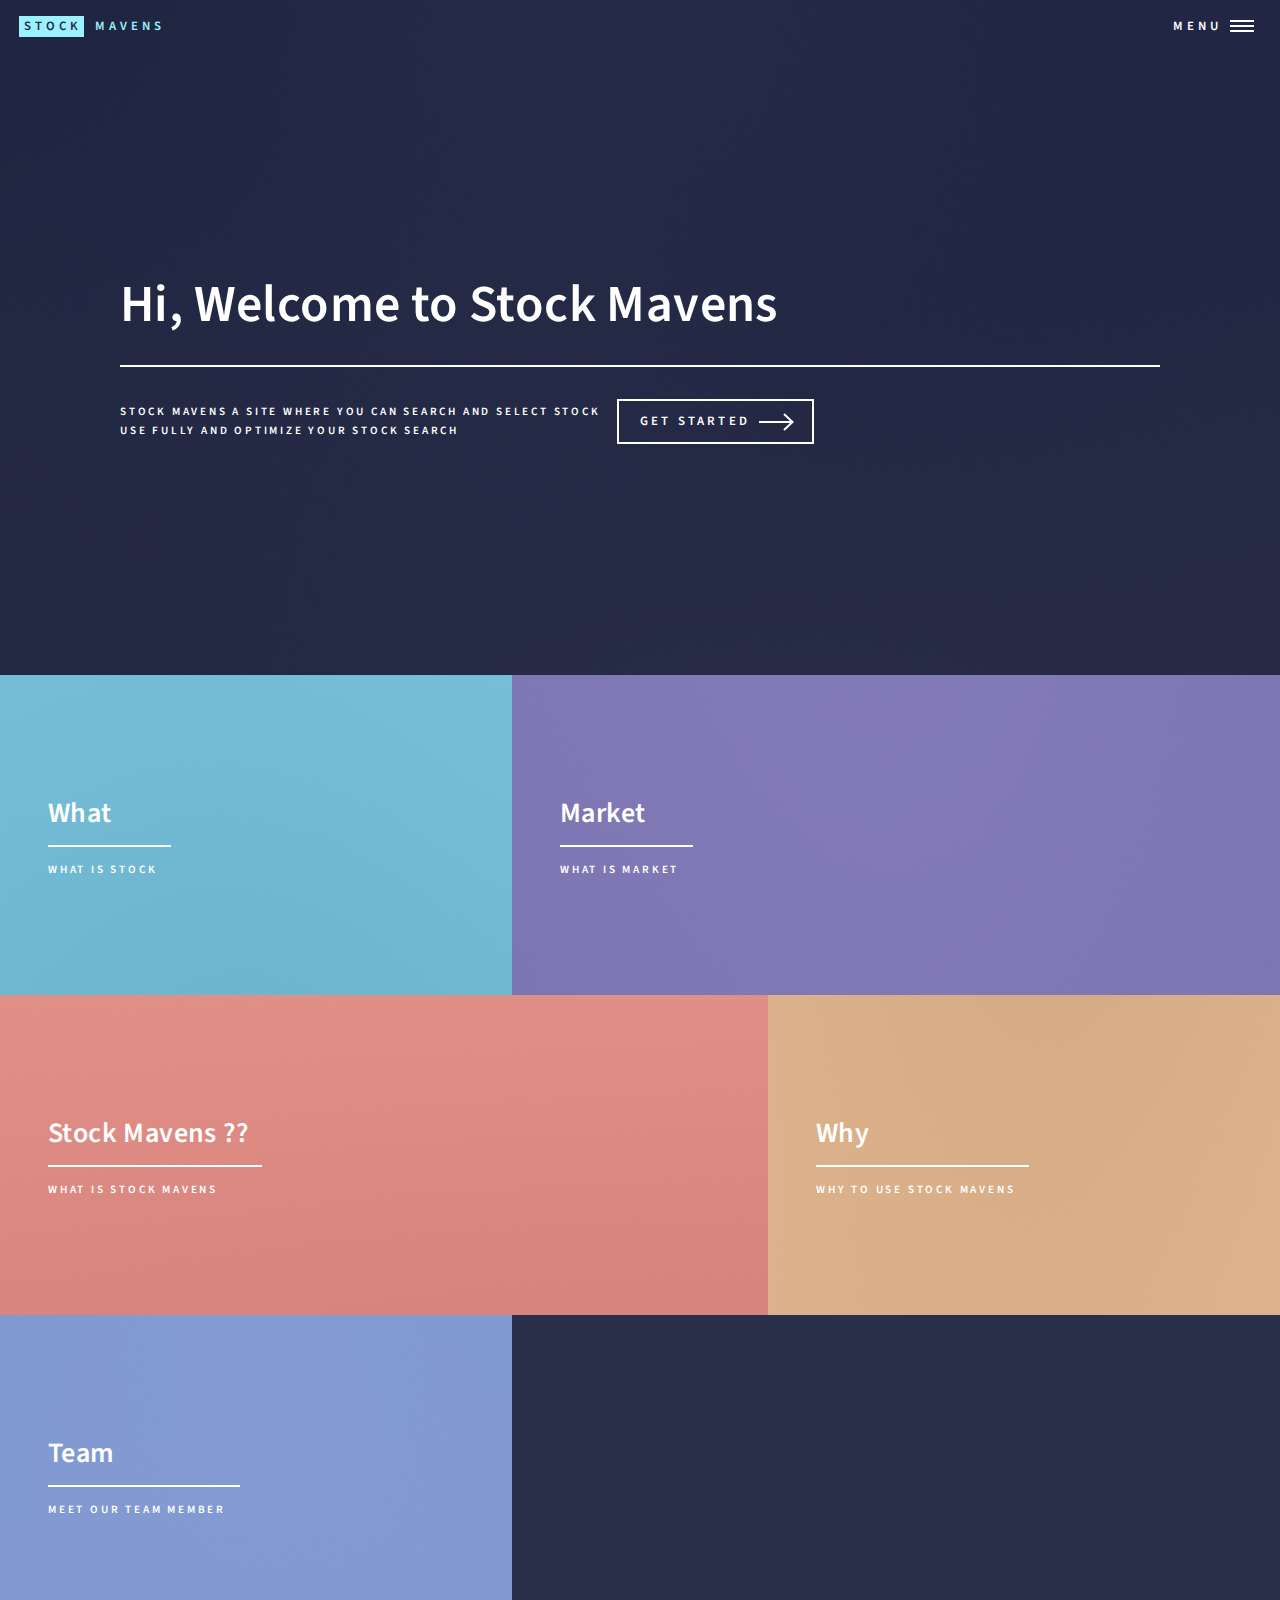
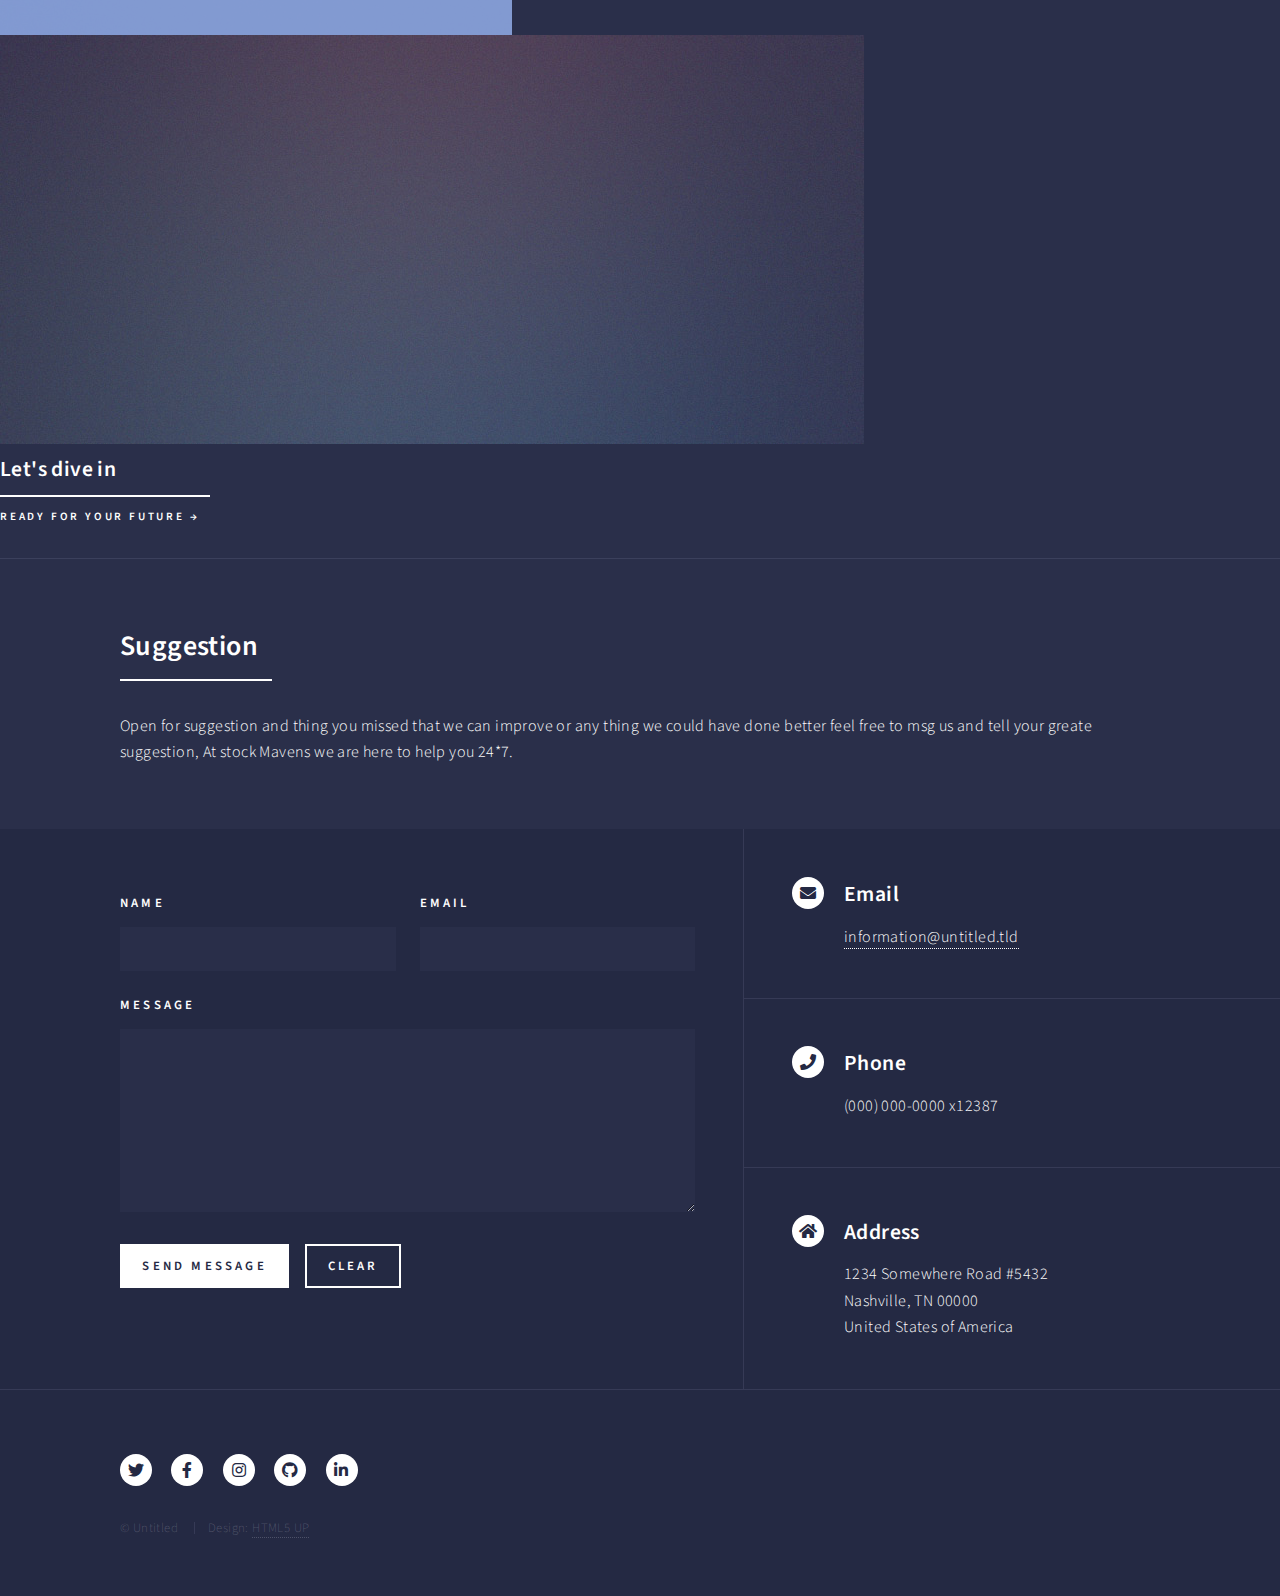
<file: index.html>
<!DOCTYPE HTML>
<html>

<head>
	<title>Stock Mavens</title>
	<meta charset="utf-8" />
	<meta name="viewport" content="width=device-width, initial-scale=1, user-scalable=no" />
	<link rel="stylesheet" href="assets/css/main.css" />
	<noscript>
		<link rel="stylesheet" href="assets/css/noscript.css" />
	</noscript>
</head>

<body class="is-preload">
	<!-- Wrapper -->
	<div id="wrapper">
		<!-- Header -->
		<header id="header" class="alt">
			<a href="index.html" class="logo"><strong>STOCK</strong> <span>Mavens</span></a>
			<nav>
				<a href="#menu">Menu</a>
			</nav>
		</header>

		<!-- Menu -->
		<nav id="menu">
			<ul class="links">
				<li><a href="index.html">Home</a></li>
				<li><a href="landing.html">Stock</a></li>
				<li><a href="generic.html">Stock Mavens</a></li>
				<li><a href="elements.html">Team</a></li>
			</ul>
			<ul class="actions stacked">
				<li><a href="./table-json.html" class="button primary fit">Get Started</a></li>
				<!-- <li><a href="#" class="button fit">Log In</a></li> -->
			</ul>
		</nav>

		<!-- Banner -->
		<section id="banner" class="major">
			<div class="inner">
				<header class="major">
					<h1>Hi, Welcome to Stock Mavens</h1>
				</header>
				<div class="content">
					<p>Stock Mavens a site where you can search and select Stock<br />
						Use fully and optimize your Stock search</p>
					<ul class="actions">
						<li><a href="#one" class="button next scrolly">Get Started</a></li>
					</ul>
				</div>
			</div>
		</section>

		<!-- Main -->
		<div id="main">

			<!-- One -->
			<section id="one" class="tiles">
				<article>
					<span class="image">
						<img src="images/pic01.jpg" alt="" />
					</span>
					<header class="major">
						<h3><a href="landing.html" class="link">What</a></h3>
						<p>What is Stock </p>
					</header>
				</article>
				<article>
					<span class="image">
						<img src="images/pic02.jpg" alt="" />
					</span>
					<header class="major">
						<h3><a href="landing.html" class="link">Market</a></h3>
						<p>What is market</p>
					</header>
				</article>
				<article>
					<span class="image">
						<img src="images/pic03.jpg" alt="" />
					</span>
					<header class="major">
						<h3><a href="generic.html" class="link">Stock Mavens ??</a></h3>
						<p>What is Stock Mavens</p>
					</header>
				</article>
				<article>
					<span class="image">
						<img src="images/pic04.jpg" alt="" />
					</span>
					<header class="major">
						<h3><a href="generic.html" class="link">Why</a></h3>
						<p>Why to use Stock Mavens</p>
					</header>
				</article>
				<article>
					<span class="image">
						<img src="images/pic05.jpg" alt="" />
					</span>
					<header class="major">
						<h3><a href="elements.html" class="link">Team</a></h3>
						<p>Meet our Team member</p>
					</header>
				</article>
			</section>
			<article>
				<span class="image">
					<img src="images/pic06.jpg" alt="" />
				</span>
				<header class="major">
					<h3><a href="search.html" class="link">Let's dive in</a></h3>
					<p>Ready for your future →</p>
				</header>
			</article>
			</section>

			<!-- Two -->
			<section id="two">
				<div class="inner">
					<header class="major">
						<h2>Suggestion</h2>
					</header>
					<p>Open for suggestion and thing you missed that we can improve or any thing we could have done
						better feel free to msg us and tell your greate suggestion, At stock Mavens we are here to help
						you 24*7.</p>
				</div>
			</section>

		</div>

		<!-- Contact -->
		<section id="contact">
			<div class="inner">
				<section>
					<form method="post" action="#">
						<div class="fields">
							<div class="field half">
								<label for="name">Name</label>
								<input type="text" name="name" id="name" />
							</div>
							<div class="field half">
								<label for="email">Email</label>
								<input type="text" name="email" id="email" />
							</div>
							<div class="field">
								<label for="message">Message</label>
								<textarea name="message" id="message" rows="6"></textarea>
							</div>
						</div>
						<ul class="actions">
							<li><input type="submit" value="Send Message" class="primary" /></li>
							<li><input type="reset" value="Clear" /></li>
						</ul>
					</form>
				</section>
				<section class="split">
					<section>
						<div class="contact-method">
							<span class="icon solid alt fa-envelope"></span>
							<h3>Email</h3>
							<a href="#">information@untitled.tld</a>
						</div>
					</section>
					<section>
						<div class="contact-method">
							<span class="icon solid alt fa-phone"></span>
							<h3>Phone</h3>
							<span>(000) 000-0000 x12387</span>
						</div>
					</section>
					<section>
						<div class="contact-method">
							<span class="icon solid alt fa-home"></span>
							<h3>Address</h3>
							<span>1234 Somewhere Road #5432<br />
								Nashville, TN 00000<br />
								United States of America</span>
						</div>
					</section>
				</section>
			</div>
		</section>

		<!-- Footer -->
		<footer id="footer">
			<div class="inner">
				<ul class="icons">
					<li><a href="#" class="icon brands alt fa-twitter"><span class="label">Twitter</span></a></li>
					<li><a href="#" class="icon brands alt fa-facebook-f"><span class="label">Facebook</span></a></li>
					<li><a href="#" class="icon brands alt fa-instagram"><span class="label">Instagram</span></a></li>
					<li><a href="#" class="icon brands alt fa-github"><span class="label">GitHub</span></a></li>
					<li><a href="#" class="icon brands alt fa-linkedin-in"><span class="label">LinkedIn</span></a></li>
				</ul>
				<ul class="copyright">
					<li>&copy; Untitled</li>
					<li>Design: <a href="https://html5up.net">HTML5 UP</a></li>
				</ul>
			</div>
		</footer>

	</div>

	<!-- Scripts -->
	<script src="assets/js/jquery.min.js"></script>
	<script src="assets/js/jquery.scrolly.min.js"></script>
	<script src="assets/js/jquery.scrollex.min.js"></script>
	<script src="assets/js/browser.min.js"></script>
	<script src="assets/js/breakpoints.min.js"></script>
	<script src="assets/js/util.js"></script>
	<script src="assets/js/main.js"></script>

</body>

</html>
</file>
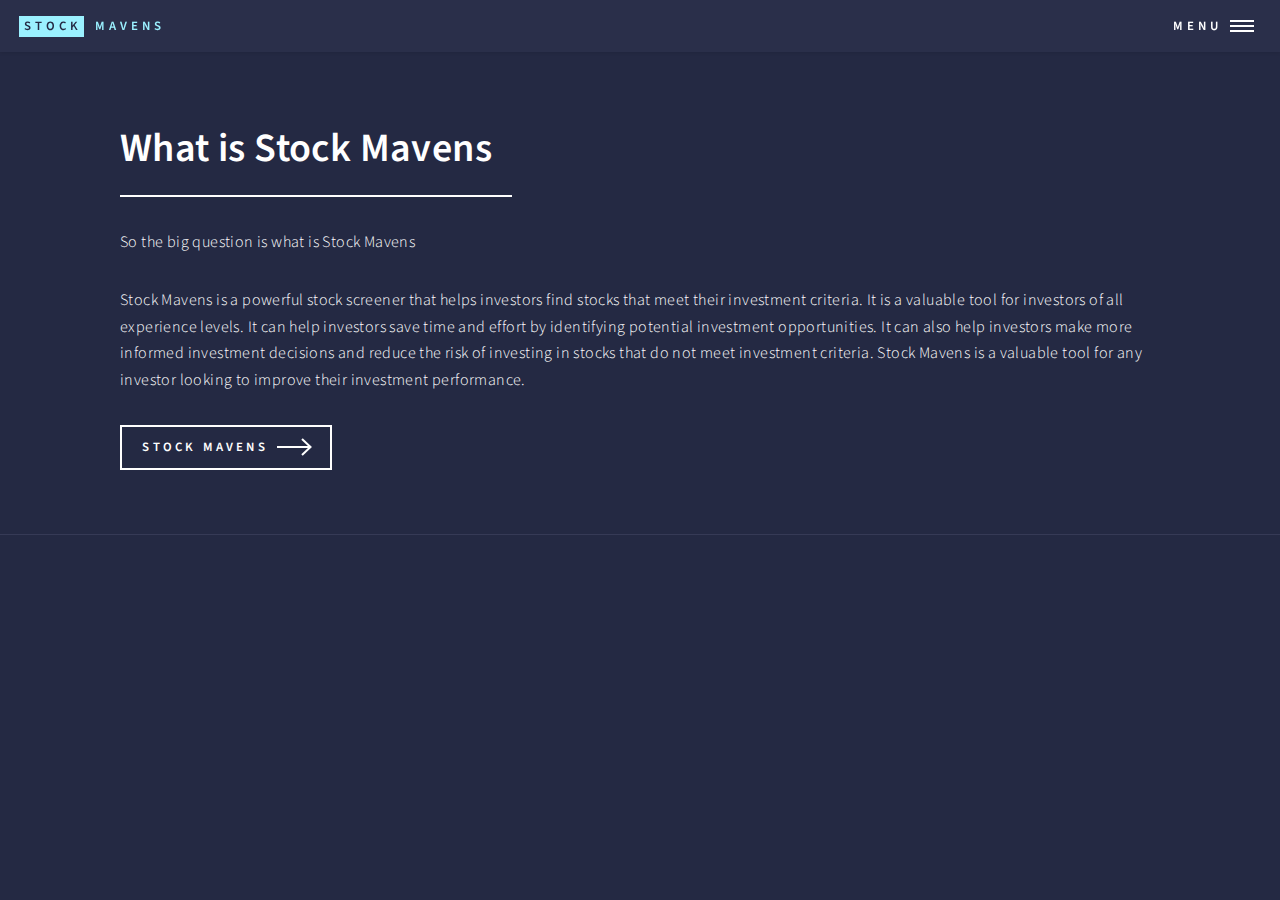
<file: generic.html>
<!DOCTYPE HTML>
<html>
	<head>
		<title>What is Stock Mavens</title>
		<meta charset="utf-8" />
		<meta name="viewport" content="width=device-width, initial-scale=1, user-scalable=no" />
		<link rel="stylesheet" href="assets/css/main.css" />
		<noscript><link rel="stylesheet" href="assets/css/noscript.css" /></noscript>
	</head>
	<body class="is-preload">

		<!-- Wrapper -->
			<div id="wrapper">

				<!-- Header -->
					<header id="header">
						<a href="index.html" class="logo"><strong>Stock</strong> <span>Mavens</span></a>
						<nav>
							<a href="#menu">Menu</a>
						</nav>
					</header>

				<!-- Menu -->
					<nav id="menu">
						<ul class="links">
							<li><a href="index.html">Home</a></li>
							<li><a href="landing.html">Landing</a></li>
							<li><a href="generic.html">Generic</a></li>
							<li><a href="elements.html">Elements</a></li>
						</ul>
						<ul class="actions stacked">
							<li><a href="#" class="button primary fit">Get Started</a></li>
						</ul>
					</nav>

				<!-- Main -->
					<div id="main" class="alt">

						<!-- One -->
							<section id="one">
								<div class="inner">
									<header class="major">
										<h1>What is Stock Mavens</h1>
									</header>
									<p>So the big question is what is Stock Mavens</p>
									<p>
										Stock Mavens is a powerful stock screener that helps investors find stocks that meet their investment criteria. It is a valuable tool for investors of all experience levels. It can help investors save time and effort by identifying potential investment opportunities. It can also help investors make more informed investment decisions and reduce the risk of investing in stocks that do not meet investment criteria. Stock Mavens is a valuable tool for any investor looking to improve their investment performance.</p>	
										<ul class="actions">
											<li><a href="elements.html" class="button next">Stock Mavens</a></li>
										</ul>	
									</div>
							</section>

					</div>

		<!-- Scripts -->
			<script src="assets/js/jquery.min.js"></script>
			<script src="assets/js/jquery.scrolly.min.js"></script>
			<script src="assets/js/jquery.scrollex.min.js"></script>
			<script src="assets/js/browser.min.js"></script>
			<script src="assets/js/breakpoints.min.js"></script>
			<script src="assets/js/util.js"></script>
			<script src="assets/js/main.js"></script>

	</body>
</html>
</file>
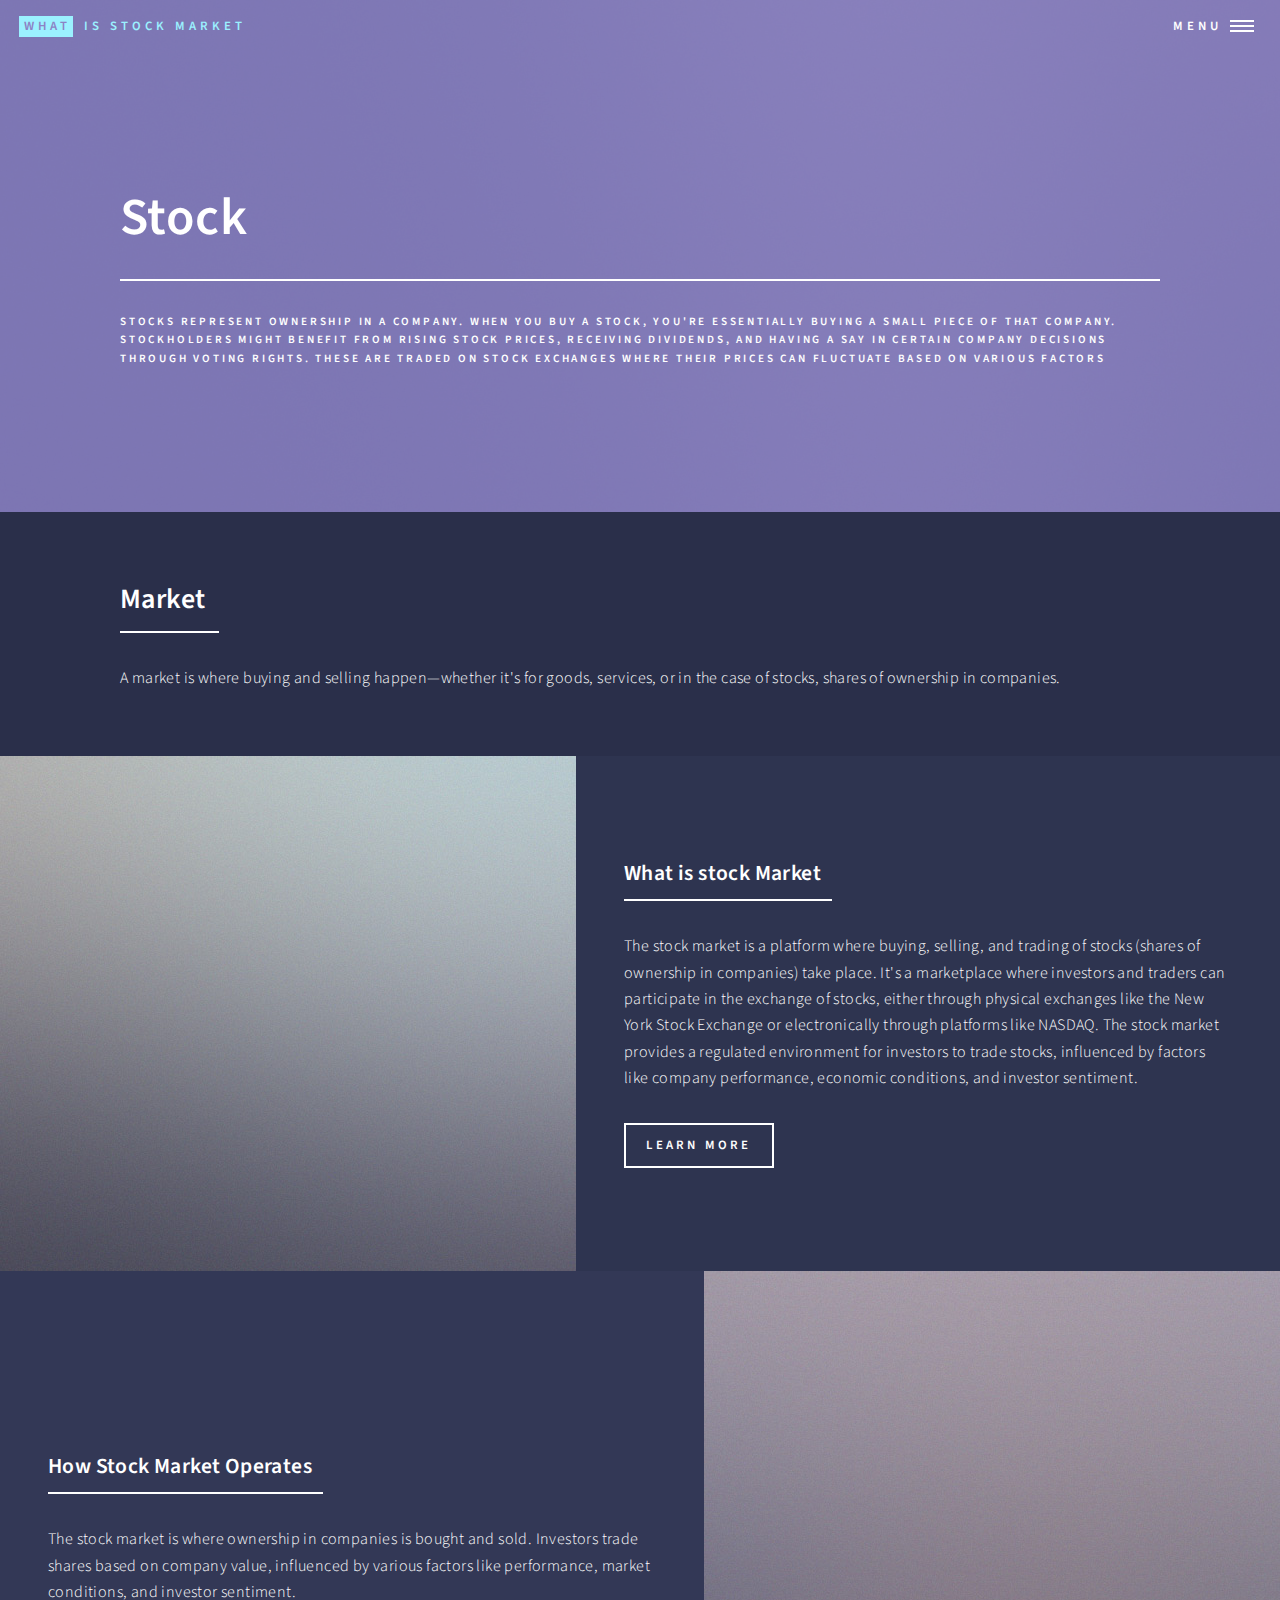
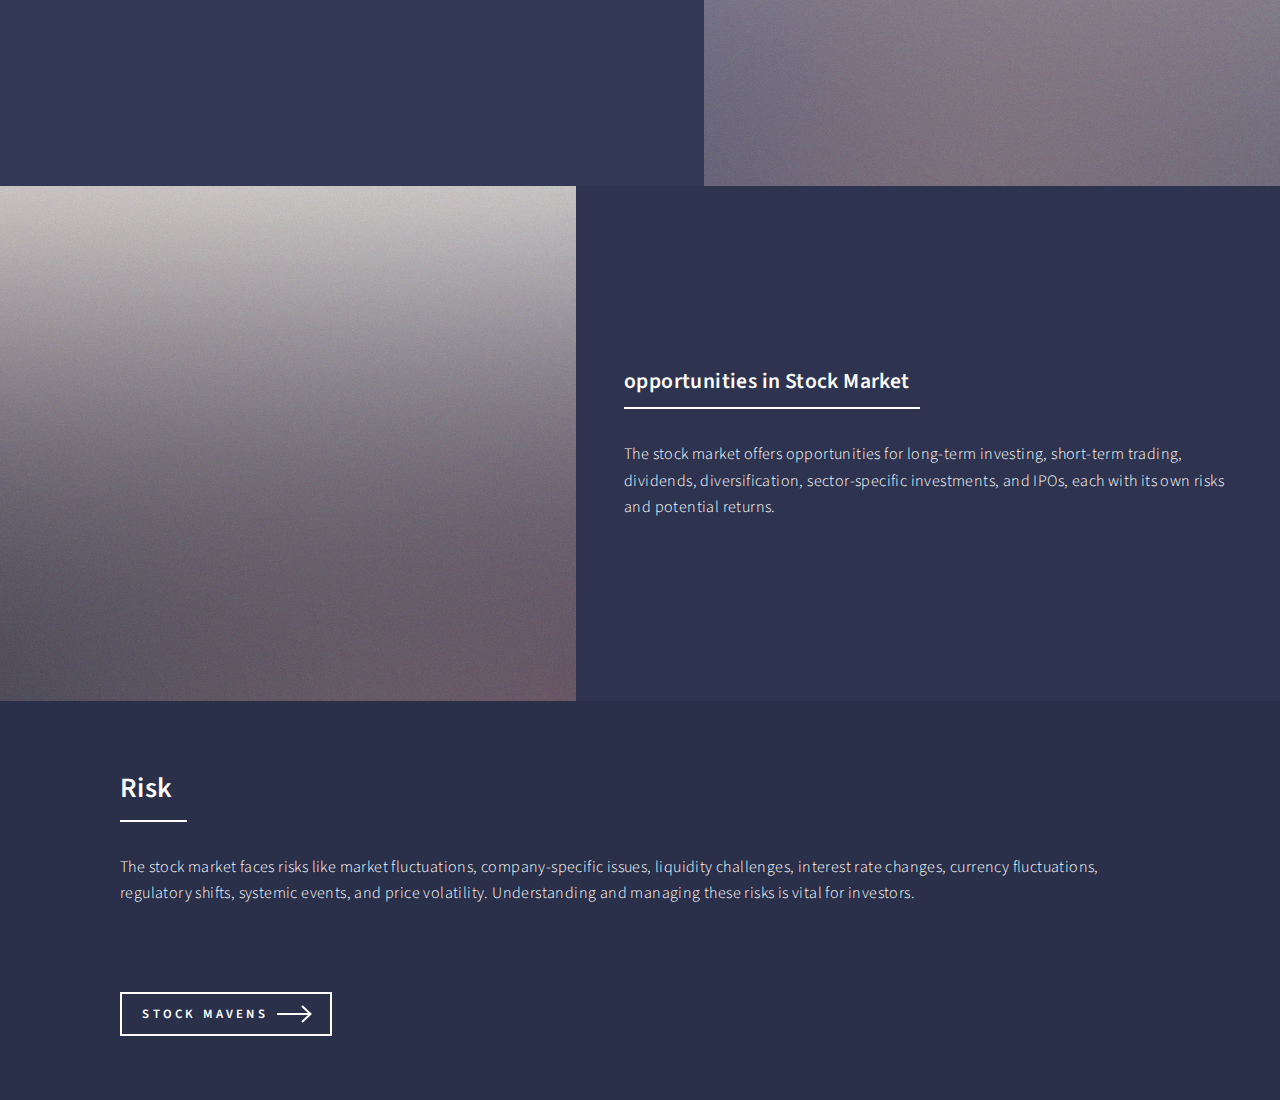
<file: landing.html>
<!DOCTYPE HTML>
<html>
	<head>
		<title>About Stock</title>
		<meta charset="utf-8" />
		<meta name="viewport" content="width=device-width, initial-scale=1, user-scalable=no" />
		<link rel="stylesheet" href="assets/css/main.css" />
		<noscript><link rel="stylesheet" href="assets/css/noscript.css" /></noscript>
	</head>
	<body class="is-preload">

		<!-- Wrapper -->
			<div id="wrapper">

				<!-- Header -->
				<!-- Note: The "styleN" class below should match that of the banner element. -->
					<header id="header" class="alt style2">
						<a href="index.html" class="logo"><strong>What</strong> <span>is Stock Market</span></a>
						<nav>
							<a href="#menu">Menu</a>
						</nav>
					</header>

				<!-- Menu -->
					<nav id="menu">
						<ul class="links">
							<li><a href="index.html">Home</a></li>
							<li><a href="landing.html">Landing</a></li>
							<li><a href="generic.html">Generic</a></li>
							<li><a href="elements.html">Elements</a></li>
						</ul>
						<ul class="actions stacked">
							<li><a href="#" class="button primary fit">Get Started</a></li>
							<li><a href="#" class="button fit">Log In</a></li>
						</ul>
					</nav>

				<!-- Banner -->
				<!-- Note: The "styleN" class below should match that of the header element. -->
					<section id="banner" class="style2">
						<div class="inner">
							<span class="image">
								<img src="images/pic07.jpg" alt="" />
							</span>
							<header class="major">
								<h1>Stock</h1>
							</header>
							<div class="content">
								<p>stocks represent ownership in a company. When you buy a stock, you're essentially buying a small piece of that company.<br />
									Stockholders might benefit from rising stock prices, receiving dividends, and having a say in certain company decisions through voting rights. These are traded on stock exchanges where their prices can fluctuate based on various factors</p>
							</div>
						</div>
					</section>

				<!-- Main -->
					<div id="main">

						<!-- One -->
							<section id="one">
								<div class="inner">
									<header class="major">
										<h2>Market</h2>
									</header>
									<p>
										A market is where buying and selling happen—whether it's for goods, services, or in the case of stocks, shares of ownership in companies.</p>
								</div>
							</section>

						<!-- Two -->
							<section id="two" class="spotlights">
								<section>
									<a href="generic.html" class="image">
										<img src="images/pic08.jpg" alt="" data-position="center center" />
									</a>
									<div class="content">
										<div class="inner">
											<header class="major">
												<h3>What is stock Market</h3>
											</header>
											<p>The stock market is a platform where buying, selling, and trading of stocks (shares of ownership in companies) take place. It's a marketplace where investors and traders can participate in the exchange of stocks, either through physical exchanges like the New York Stock Exchange or electronically through platforms like NASDAQ. The stock market provides a regulated environment for investors to trade stocks, influenced by factors like company performance, economic conditions, and investor sentiment.</p>
											<ul class="actions">
												<li><a href="generic.html" class="button">Learn more</a></li>
											</ul>
										</div>
									</div>
								</section>
								<section>
									<a href="generic.html" class="image">
										<img src="images/pic09.jpg" alt="" data-position="top center" />
									</a>
									<div class="content">
										<div class="inner">
											<header class="major">
												<h3>How Stock Market Operates</h3>
											</header>
											<p>
												The stock market is where ownership in companies is bought and sold. Investors trade shares based on company value, influenced by various factors like performance, market conditions, and investor sentiment.</p>
										</div>
									</div>
								</section>
								<section>
									<a href="generic.html" class="image">
										<img src="images/pic10.jpg" alt="" data-position="25% 25%" />
									</a>
									<div class="content">
										<div class="inner">
											<header class="major">
												<h3>opportunities in Stock Market</h3>
											</header>
											<p>The stock market offers opportunities for long-term investing, short-term trading, dividends, diversification, sector-specific investments, and IPOs, each with its own risks and potential returns.</p>
										</div>
									</div>
								</section>
							</section>

						<!-- Three -->
							<section id="three">
								<div class="inner">
									<header class="major">
										<h2>Risk</h2>
									</header>
									<p>The stock market faces risks like market fluctuations, company-specific issues, liquidity challenges, interest rate changes, currency fluctuations, regulatory shifts, systemic events, and price volatility. Understanding and managing these risks is vital for investors.</p>
									<br>
									<br>
									<ul class="actions">
										<li><a href="generic.html" class="button next">Stock Mavens</a></li>
									</ul>
								</div>
							</section>

					</div>

		<!-- Scripts -->
			<script src="assets/js/jquery.min.js"></script>
			<script src="assets/js/jquery.scrolly.min.js"></script>
			<script src="assets/js/jquery.scrollex.min.js"></script>
			<script src="assets/js/browser.min.js"></script>
			<script src="assets/js/breakpoints.min.js"></script>
			<script src="assets/js/util.js"></script>
			<script src="assets/js/main.js"></script>

	</body>
</html>
</file>
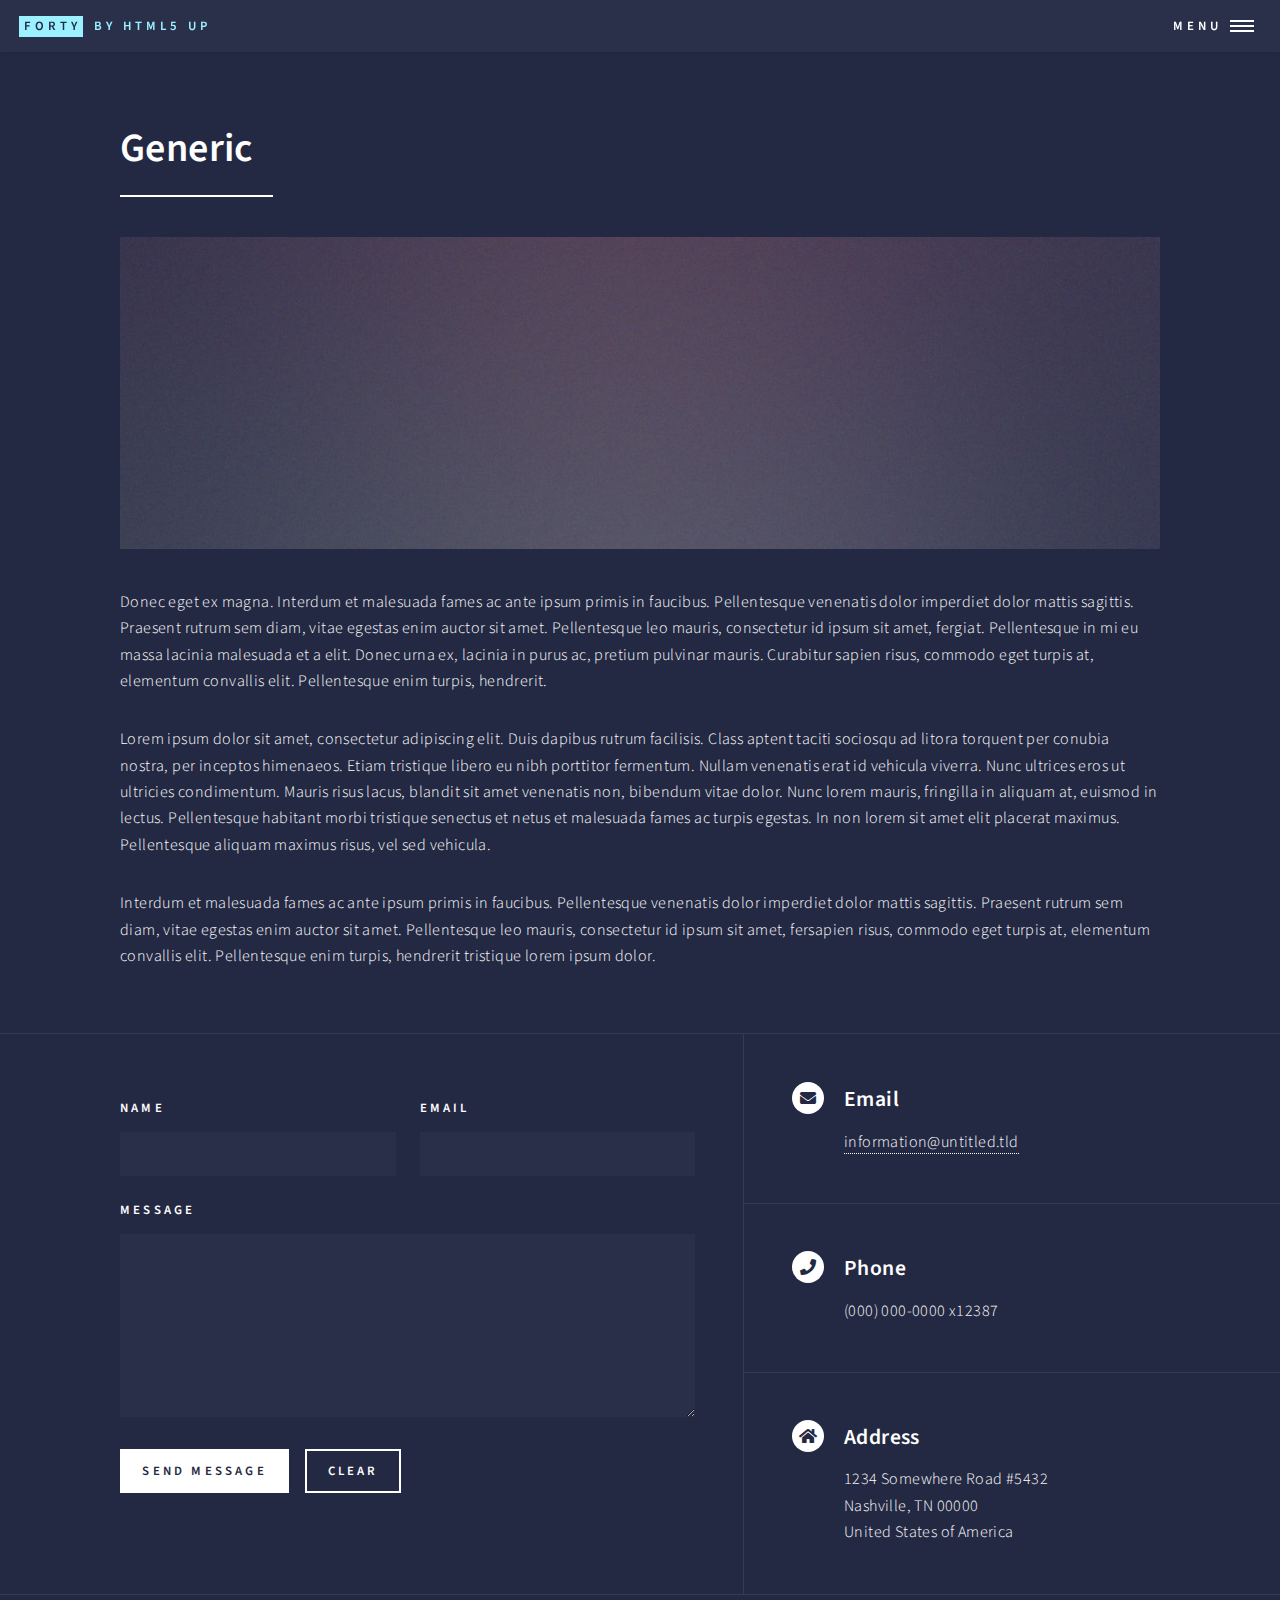
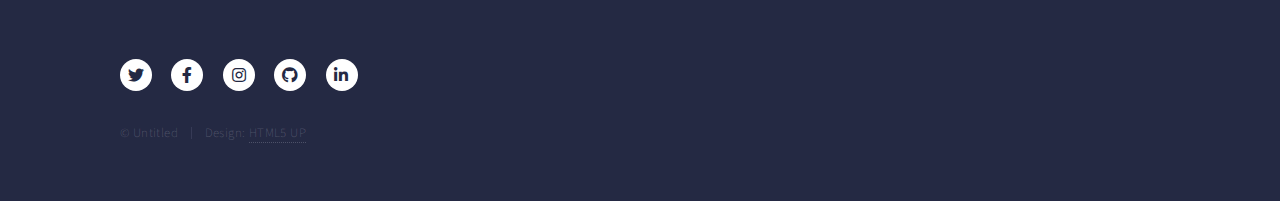
<file: people.html>
<!DOCTYPE HTML>
<!--
	Forty by HTML5 UP
	html5up.net | @ajlkn
	Free for personal and commercial use under the CCA 3.0 license (html5up.net/license)
-->
<html>
	<head>
		<title>Generic - Forty by HTML5 UP</title>
		<meta charset="utf-8" />
		<meta name="viewport" content="width=device-width, initial-scale=1, user-scalable=no" />
		<link rel="stylesheet" href="assets/css/main.css" />
		<noscript><link rel="stylesheet" href="assets/css/noscript.css" /></noscript>
	</head>
	<body class="is-preload">

		<!-- Wrapper -->
			<div id="wrapper">

				<!-- Header -->
					<header id="header">
						<a href="index.html" class="logo"><strong>Forty</strong> <span>by HTML5 UP</span></a>
						<nav>
							<a href="#menu">Menu</a>
						</nav>
					</header>

				<!-- Menu -->
					<nav id="menu">
						<ul class="links">
							<li><a href="index.html">Home</a></li>
							<li><a href="landing.html">Landing</a></li>
							<li><a href="generic.html">Generic</a></li>
							<li><a href="elements.html">Elements</a></li>
						</ul>
						<ul class="actions stacked">
							<li><a href="#" class="button primary fit">Get Started</a></li>
							<li><a href="#" class="button fit">Log In</a></li>
						</ul>
					</nav>

				<!-- Main -->
					<div id="main" class="alt">

						<!-- One -->
							<section id="one">
								<div class="inner">
									<header class="major">
										<h1>Generic</h1>
									</header>
									<span class="image main"><img src="images/pic11.jpg" alt="" /></span>
									<p>Donec eget ex magna. Interdum et malesuada fames ac ante ipsum primis in faucibus. Pellentesque venenatis dolor imperdiet dolor mattis sagittis. Praesent rutrum sem diam, vitae egestas enim auctor sit amet. Pellentesque leo mauris, consectetur id ipsum sit amet, fergiat. Pellentesque in mi eu massa lacinia malesuada et a elit. Donec urna ex, lacinia in purus ac, pretium pulvinar mauris. Curabitur sapien risus, commodo eget turpis at, elementum convallis elit. Pellentesque enim turpis, hendrerit.</p>
									<p>Lorem ipsum dolor sit amet, consectetur adipiscing elit. Duis dapibus rutrum facilisis. Class aptent taciti sociosqu ad litora torquent per conubia nostra, per inceptos himenaeos. Etiam tristique libero eu nibh porttitor fermentum. Nullam venenatis erat id vehicula viverra. Nunc ultrices eros ut ultricies condimentum. Mauris risus lacus, blandit sit amet venenatis non, bibendum vitae dolor. Nunc lorem mauris, fringilla in aliquam at, euismod in lectus. Pellentesque habitant morbi tristique senectus et netus et malesuada fames ac turpis egestas. In non lorem sit amet elit placerat maximus. Pellentesque aliquam maximus risus, vel sed vehicula.</p>
									<p>Interdum et malesuada fames ac ante ipsum primis in faucibus. Pellentesque venenatis dolor imperdiet dolor mattis sagittis. Praesent rutrum sem diam, vitae egestas enim auctor sit amet. Pellentesque leo mauris, consectetur id ipsum sit amet, fersapien risus, commodo eget turpis at, elementum convallis elit. Pellentesque enim turpis, hendrerit tristique lorem ipsum dolor.</p>
								</div>
							</section>

					</div>

				<!-- Contact -->
					<section id="contact">
						<div class="inner">
							<section>
								<form method="post" action="#">
									<div class="fields">
										<div class="field half">
											<label for="name">Name</label>
											<input type="text" name="name" id="name" />
										</div>
										<div class="field half">
											<label for="email">Email</label>
											<input type="text" name="email" id="email" />
										</div>
										<div class="field">
											<label for="message">Message</label>
											<textarea name="message" id="message" rows="6"></textarea>
										</div>
									</div>
									<ul class="actions">
										<li><input type="submit" value="Send Message" class="primary" /></li>
										<li><input type="reset" value="Clear" /></li>
									</ul>
								</form>
							</section>
							<section class="split">
								<section>
									<div class="contact-method">
										<span class="icon solid alt fa-envelope"></span>
										<h3>Email</h3>
										<a href="#">information@untitled.tld</a>
									</div>
								</section>
								<section>
									<div class="contact-method">
										<span class="icon solid alt fa-phone"></span>
										<h3>Phone</h3>
										<span>(000) 000-0000 x12387</span>
									</div>
								</section>
								<section>
									<div class="contact-method">
										<span class="icon solid alt fa-home"></span>
										<h3>Address</h3>
										<span>1234 Somewhere Road #5432<br />
										Nashville, TN 00000<br />
										United States of America</span>
									</div>
								</section>
							</section>
						</div>
					</section>

				<!-- Footer -->
					<footer id="footer">
						<div class="inner">
							<ul class="icons">
								<li><a href="#" class="icon brands alt fa-twitter"><span class="label">Twitter</span></a></li>
								<li><a href="#" class="icon brands alt fa-facebook-f"><span class="label">Facebook</span></a></li>
								<li><a href="#" class="icon brands alt fa-instagram"><span class="label">Instagram</span></a></li>
								<li><a href="#" class="icon brands alt fa-github"><span class="label">GitHub</span></a></li>
								<li><a href="#" class="icon brands alt fa-linkedin-in"><span class="label">LinkedIn</span></a></li>
							</ul>
							<ul class="copyright">
								<li>&copy; Untitled</li><li>Design: <a href="https://html5up.net">HTML5 UP</a></li>
							</ul>
						</div>
					</footer>

			</div>

		<!-- Scripts -->
			<script src="assets/js/jquery.min.js"></script>
			<script src="assets/js/jquery.scrolly.min.js"></script>
			<script src="assets/js/jquery.scrollex.min.js"></script>
			<script src="assets/js/browser.min.js"></script>
			<script src="assets/js/breakpoints.min.js"></script>
			<script src="assets/js/util.js"></script>
			<script src="assets/js/main.js"></script>

	</body>
</html>
</file>
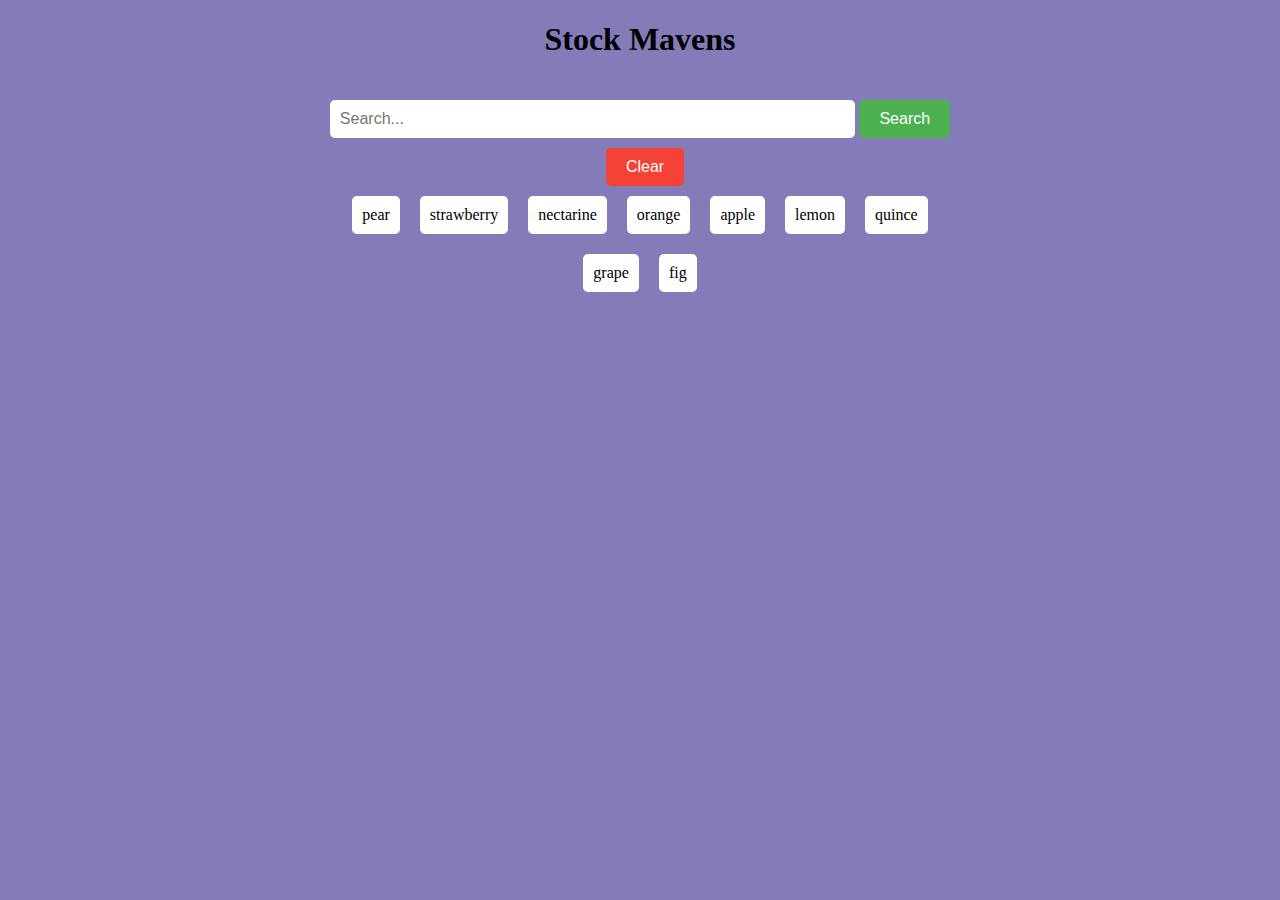
<file: search.html>
<!-- FILEPATH: /c:/android/html5up-forty/search.html -->

<!DOCTYPE html>
<html>
  <head>
    <title>Stock Mavens</title>
    <style>
        
            body {
                    background-color: rgb(131,124,185);
            }
                /* Center the title */
                h1 {
                    text-align: center;
                }
                
                /* Style the search box */
                .search-box {
                    width: 50%;
                    margin: 0 auto;
                    text-align: center;
                    background-color: rgb(131,124,185);
                    padding: 20px;
                }
                
                /* Style the search input */
                .search-box input[type="text"] {
                    width: 80%;
                    padding: 10px;
                    font-size: 16px;
                    border: none;
                    border-radius: 5px;
                    margin-bottom: 10px;
                }
                
                /* Style the search button */
                .search-box button {
                    background-color: #4CAF50;
                    color: white;
                    padding: 10px 20px;
                    border: none;
                    border-radius: 5px;
                    cursor: pointer;
                    font-size: 16px;
                }
                
                /* Style the search button on hover */
                .search-box button:hover {
                    background-color: #3e8e41;
                }

                /* Style the clear button */
                .search-box button.clear {
                    background-color: #f44336;
                    margin-left: 10px;
                }

                /* Style the clear button on hover */
                .search-box button.clear:hover {
                    background-color: #d32f2f;
                }
            </style>
        </head>
        <body>
            <h1>Stock Mavens</h1>
            <div class="search-box">
                <input type="text" placeholder="Search...">
                <button>Search</button>
                <button class="clear" onclick="document.querySelector('.search-box input[type=text]').value=''">Clear</button>
            <div id="suggestion-grid"></div>
            <br>
            <br>
            <br>
            <script>
                // Define an array of random words
                const words = [
                    'apple', 'banana', 'cherry', 'date', 'elderberry', 'fig', 'grape', 'honeydew', 'kiwi', 'lemon', 'mango', 'nectarine', 'orange', 'pear', 'quince', 'raspberry', 'strawberry', 'tangerine', 'watermelon'
                ];

                // Define the number of tiles to generate
                const numTiles = 9;

                // Get a reference to the suggestion grid element
                const suggestionGrid = document.getElementById('suggestion-grid');

                // Generate the tiles
                for (let i = 0; i < numTiles; i++) {
                    // Choose a random word from the array
                    const word = words[Math.floor(Math.random() * words.length)];

                    // Create a new tile element
                    const tile = document.createElement('div');
                    tile.classList.add('suggestion-tile');
                    tile.textContent = word;

                    // Add the tile to the suggestion grid
                    suggestionGrid.appendChild(tile);
                }
            </script>

            <style>
                /* Style the suggestion tiles */
                .suggestion-tile {
                    display: inline-block;
                    margin: 10px;
                    padding: 10px;
                    background-color: #fff;
                    border-radius: 5px;
                    cursor: pointer;
                    font-size: 16px;
                }

                /* Style the suggestion tiles on hover */
                .suggestion-tile:hover {
                    background-color: #f2f2f2;
                }
            </style>
        </body>
    </html>
</file>
<file: assets/css/noscript.css>
body.is-preload #banner:after {
		opacity: 0.85;
	}

	body.is-preload #banner>.inner {
		-moz-filter: none;
		-webkit-filter: none;
		-ms-filter: none;
		filter: none;
		-moz-transform: none;
		-webkit-transform: none;
		-ms-transform: none;
		transform: none;
		opacity: 1;
	}
</file>
<file: assets/css/main.css>
@import url(fontawesome-all.min.css);
@import url("https://fonts.googleapis.com/css?family=Source+Sans+Pro:300,300italic,600,600italic");


html, body, div, span, applet, object,
iframe, h1, h2, h3, h4, h5, h6, p, blockquote,
pre, a, abbr, acronym, address, big, cite,
code, del, dfn, em, img, ins, kbd, q, s, samp,
small, strike, strong, sub, sup, tt, var, b,
u, i, center, dl, dt, dd, ol, ul, li, fieldset,
form, label, legend, table, caption, tbody,
tfoot, thead, tr, th, td, article, aside,
canvas, details, embed, figure, figcaption,
footer, header, hgroup, menu, nav, output, ruby,
section, summary, time, mark, audio, video {
	margin: 0;
	padding: 0;
	border: 0;
	font-size: 100%;
	font: inherit;
	vertical-align: baseline;}

article, aside, details, figcaption, figure,
footer, header, hgroup, menu, nav, section {
	display: block;}

body {
	line-height: 1;
}

ol, ul {
	list-style: none;
}

blockquote, q {
	quotes: none;
}

	blockquote:before, blockquote:after, q:before, q:after {
		content: '';
		content: none;
	}

table {
	border-collapse: collapse;
	border-spacing: 0;
}

body {
	-webkit-text-size-adjust: none;
}

mark {
	background-color: transparent;
	color: inherit;
}

input::-moz-focus-inner {
	border: 0;
	padding: 0;
}

input, select, textarea {
	-moz-appearance: none;
	-webkit-appearance: none;
	-ms-appearance: none;
	appearance: none;
}

/* Basic */

	@-ms-viewport {
		width: device-width;
	}

	body {
		-ms-overflow-style: scrollbar;
	}

	@media screen and (max-width: 480px) {

		html, body {
			min-width: 320px;
		}

	}

	html {
		box-sizing: border-box;
	}

	*, *:before, *:after {
		box-sizing: inherit;
	}

	body {
		background: #242943;
	}

		body.is-preload *, body.is-preload *:before, body.is-preload *:after {
			-moz-animation: none !important;
			-webkit-animation: none !important;
			-ms-animation: none !important;
			animation: none !important;
			-moz-transition: none !important;
			-webkit-transition: none !important;
			-ms-transition: none !important;
			transition: none !important;
		}

/* Type */

	body, input, select, textarea {
		color: #ffffff;
		font-family: "Source Sans Pro", Helvetica, sans-serif;
		font-size: 17pt;
		font-weight: 300;
		letter-spacing: 0.025em;
		line-height: 1.65;
	}

		@media screen and (max-width: 1680px) {

			body, input, select, textarea {
				font-size: 14pt;
			}

		}

		@media screen and (max-width: 1280px) {

			body, input, select, textarea {
				font-size: 12pt;
			}

		}

		@media screen and (max-width: 360px) {

			body, input, select, textarea {
				font-size: 11pt;
			}

		}

	a {
		-moz-transition: color 0.2s ease-in-out, border-bottom-color 0.2s ease-in-out;
		-webkit-transition: color 0.2s ease-in-out, border-bottom-color 0.2s ease-in-out;
		-ms-transition: color 0.2s ease-in-out, border-bottom-color 0.2s ease-in-out;
		transition: color 0.2s ease-in-out, border-bottom-color 0.2s ease-in-out;
		border-bottom: dotted 1px;
		color: inherit;
		text-decoration: none;
	}

		a:hover {
			border-bottom-color: transparent;
			color: #9bf1ff !important;
		}

		a:active {
			color: #53e3fb !important;
		}

	strong, b {
		color: #ffffff;
		font-weight: 600;
	}

	em, i {
		font-style: italic;
	}

	p {
		margin: 0 0 2em 0;
	}

	h1, h2, h3, h4, h5, h6 {
		color: #ffffff;
		font-weight: 600;
		line-height: 1.65;
		margin: 0 0 1em 0;
	}

		h1 a, h2 a, h3 a, h4 a, h5 a, h6 a {
			color: inherit;
			border-bottom: 0;
		}

	h1 {
		font-size: 2.5em;
	}

	h2 {
		font-size: 1.75em;
	}

	h3 {
		font-size: 1.35em;
	}

	h4 {
		font-size: 1.1em;
	}

	h5 {
		font-size: 0.9em;
	}

	h6 {
		font-size: 0.7em;
	}

	@media screen and (max-width: 736px) {

		h1 {
			font-size: 2em;
		}

		h2 {
			font-size: 1.5em;
		}

		h3 {
			font-size: 1.25em;
		}

	}

	sub {
		font-size: 0.8em;
		position: relative;
		top: 0.5em;
	}

	sup {
		font-size: 0.8em;
		position: relative;
		top: -0.5em;
	}

	blockquote {
		border-left: solid 4px rgba(212, 212, 255, 0.1);
		font-style: italic;
		margin: 0 0 2em 0;
		padding: 0.5em 0 0.5em 2em;
	}

	code {
		background: rgba(212, 212, 255, 0.035);
		font-family: "Courier New", monospace;
		font-size: 0.9em;
		margin: 0 0.25em;
		padding: 0.25em 0.65em;
	}

	pre {
		-webkit-overflow-scrolling: touch;
		font-family: "Courier New", monospace;
		font-size: 0.9em;
		margin: 0 0 2em 0;
	}

		pre code {
			display: block;
			line-height: 1.75;
			padding: 1em 1.5em;
			overflow-x: auto;
		}

	hr {
		border: 0;
		border-bottom: solid 1px rgba(212, 212, 255, 0.1);
		margin: 2em 0;
	}

		hr.major {
			margin: 3em 0;
		}

	.align-left {
		text-align: left;
	}

	.align-center {
		text-align: center;
	}

	.align-right {
		text-align: right;
	}

/* Row */

	.row {
		display: flex;
		flex-wrap: wrap;
		box-sizing: border-box;
		align-items: stretch;
	}

		.row > * {
			box-sizing: border-box;
		}

		.row.gtr-uniform > * > :last-child {
			margin-bottom: 0;
		}

		.row.aln-left {
			justify-content: flex-start;
		}

		.row.aln-center {
			justify-content: center;
		}

		.row.aln-right {
			justify-content: flex-end;
		}

		.row.aln-top {
			align-items: flex-start;
		}

		.row.aln-middle {
			align-items: center;
		}

		.row.aln-bottom {
			align-items: flex-end;
		}

		.row > .imp {
			order: -1;
		}

		.row > .col-1 {
			width: 8.33333%;
		}

		.row > .off-1 {
			margin-left: 8.33333%;
		}

		.row > .col-2 {
			width: 16.66667%;
		}

		.row > .off-2 {
			margin-left: 16.66667%;
		}

		.row > .col-3 {
			width: 25%;
		}

		.row > .off-3 {
			margin-left: 25%;
		}

		.row > .col-4 {
			width: 33.33333%;
		}

		.row > .off-4 {
			margin-left: 33.33333%;
		}

		.row > .col-5 {
			width: 41.66667%;
		}

		.row > .off-5 {
			margin-left: 41.66667%;
		}

		.row > .col-6 {
			width: 50%;
		}

		.row > .off-6 {
			margin-left: 50%;
		}

		.row > .col-7 {
			width: 58.33333%;
		}

		.row > .off-7 {
			margin-left: 58.33333%;
		}

		.row > .col-8 {
			width: 66.66667%;
		}

		.row > .off-8 {
			margin-left: 66.66667%;
		}

		.row > .col-9 {
			width: 75%;
		}

		.row > .off-9 {
			margin-left: 75%;
		}

		.row > .col-10 {
			width: 83.33333%;
		}

		.row > .off-10 {
			margin-left: 83.33333%;
		}

		.row > .col-11 {
			width: 91.66667%;
		}

		.row > .off-11 {
			margin-left: 91.66667%;
		}

		.row > .col-12 {
			width: 100%;
		}

		.row > .off-12 {
			margin-left: 100%;
		}

		.row.gtr-0 {
			margin-top: 0;
			margin-left: 0em;
		}

			.row.gtr-0 > * {
				padding: 0 0 0 0em;
			}

			.row.gtr-0.gtr-uniform {
				margin-top: 0em;
			}

				.row.gtr-0.gtr-uniform > * {
					padding-top: 0em;
				}

		.row.gtr-25 {
			margin-top: 0;
			margin-left: -0.5em;
		}

			.row.gtr-25 > * {
				padding: 0 0 0 0.5em;
			}

			.row.gtr-25.gtr-uniform {
				margin-top: -0.5em;
			}

				.row.gtr-25.gtr-uniform > * {
					padding-top: 0.5em;
				}

		.row.gtr-50 {
			margin-top: 0;
			margin-left: -1em;
		}

			.row.gtr-50 > * {
				padding: 0 0 0 1em;
			}

			.row.gtr-50.gtr-uniform {
				margin-top: -1em;
			}

				.row.gtr-50.gtr-uniform > * {
					padding-top: 1em;
				}

		.row {
			margin-top: 0;
			margin-left: -2em;
		}

			.row > * {
				padding: 0 0 0 2em;
			}

			.row.gtr-uniform {
				margin-top: -2em;
			}

				.row.gtr-uniform > * {
					padding-top: 2em;
				}

		.row.gtr-150 {
			margin-top: 0;
			margin-left: -3em;
		}

			.row.gtr-150 > * {
				padding: 0 0 0 3em;
			}

			.row.gtr-150.gtr-uniform {
				margin-top: -3em;
			}

				.row.gtr-150.gtr-uniform > * {
					padding-top: 3em;
				}

		.row.gtr-200 {
			margin-top: 0;
			margin-left: -4em;
		}

			.row.gtr-200 > * {
				padding: 0 0 0 4em;
			}

			.row.gtr-200.gtr-uniform {
				margin-top: -4em;
			}

				.row.gtr-200.gtr-uniform > * {
					padding-top: 4em;
				}

		@media screen and (max-width: 1680px) {

			.row {
				display: flex;
				flex-wrap: wrap;
				box-sizing: border-box;
				align-items: stretch;
			}

				.row > * {
					box-sizing: border-box;
				}

				.row.gtr-uniform > * > :last-child {
					margin-bottom: 0;
				}

				.row.aln-left {
					justify-content: flex-start;
				}

				.row.aln-center {
					justify-content: center;
				}

				.row.aln-right {
					justify-content: flex-end;
				}

				.row.aln-top {
					align-items: flex-start;
				}

				.row.aln-middle {
					align-items: center;
				}

				.row.aln-bottom {
					align-items: flex-end;
				}

				.row > .imp-xlarge {
					order: -1;
				}

				.row > .col-1-xlarge {
					width: 8.33333%;
				}

				.row > .off-1-xlarge {
					margin-left: 8.33333%;
				}

				.row > .col-2-xlarge {
					width: 16.66667%;
				}

				.row > .off-2-xlarge {
					margin-left: 16.66667%;
				}

				.row > .col-3-xlarge {
					width: 25%;
				}

				.row > .off-3-xlarge {
					margin-left: 25%;
				}

				.row > .col-4-xlarge {
					width: 33.33333%;
				}

				.row > .off-4-xlarge {
					margin-left: 33.33333%;
				}

				.row > .col-5-xlarge {
					width: 41.66667%;
				}

				.row > .off-5-xlarge {
					margin-left: 41.66667%;
				}

				.row > .col-6-xlarge {
					width: 50%;
				}

				.row > .off-6-xlarge {
					margin-left: 50%;
				}

				.row > .col-7-xlarge {
					width: 58.33333%;
				}

				.row > .off-7-xlarge {
					margin-left: 58.33333%;
				}

				.row > .col-8-xlarge {
					width: 66.66667%;
				}

				.row > .off-8-xlarge {
					margin-left: 66.66667%;
				}

				.row > .col-9-xlarge {
					width: 75%;
				}

				.row > .off-9-xlarge {
					margin-left: 75%;
				}

				.row > .col-10-xlarge {
					width: 83.33333%;
				}

				.row > .off-10-xlarge {
					margin-left: 83.33333%;
				}

				.row > .col-11-xlarge {
					width: 91.66667%;
				}

				.row > .off-11-xlarge {
					margin-left: 91.66667%;
				}

				.row > .col-12-xlarge {
					width: 100%;
				}

				.row > .off-12-xlarge {
					margin-left: 100%;
				}

				.row.gtr-0 {
					margin-top: 0;
					margin-left: 0em;
				}

					.row.gtr-0 > * {
						padding: 0 0 0 0em;
					}

					.row.gtr-0.gtr-uniform {
						margin-top: 0em;
					}

						.row.gtr-0.gtr-uniform > * {
							padding-top: 0em;
						}

				.row.gtr-25 {
					margin-top: 0;
					margin-left: -0.5em;
				}

					.row.gtr-25 > * {
						padding: 0 0 0 0.5em;
					}

					.row.gtr-25.gtr-uniform {
						margin-top: -0.5em;
					}

						.row.gtr-25.gtr-uniform > * {
							padding-top: 0.5em;
						}

				.row.gtr-50 {
					margin-top: 0;
					margin-left: -1em;
				}

					.row.gtr-50 > * {
						padding: 0 0 0 1em;
					}

					.row.gtr-50.gtr-uniform {
						margin-top: -1em;
					}

						.row.gtr-50.gtr-uniform > * {
							padding-top: 1em;
						}

				.row {
					margin-top: 0;
					margin-left: -2em;
				}

					.row > * {
						padding: 0 0 0 2em;
					}

					.row.gtr-uniform {
						margin-top: -2em;
					}

						.row.gtr-uniform > * {
							padding-top: 2em;
						}

				.row.gtr-150 {
					margin-top: 0;
					margin-left: -3em;
				}

					.row.gtr-150 > * {
						padding: 0 0 0 3em;
					}

					.row.gtr-150.gtr-uniform {
						margin-top: -3em;
					}

						.row.gtr-150.gtr-uniform > * {
							padding-top: 3em;
						}

				.row.gtr-200 {
					margin-top: 0;
					margin-left: -4em;
				}

					.row.gtr-200 > * {
						padding: 0 0 0 4em;
					}

					.row.gtr-200.gtr-uniform {
						margin-top: -4em;
					}

						.row.gtr-200.gtr-uniform > * {
							padding-top: 4em;
						}

		}

		@media screen and (max-width: 1280px) {

			.row {
				display: flex;
				flex-wrap: wrap;
				box-sizing: border-box;
				align-items: stretch;
			}

				.row > * {
					box-sizing: border-box;
				}

				.row.gtr-uniform > * > :last-child {
					margin-bottom: 0;
				}

				.row.aln-left {
					justify-content: flex-start;
				}

				.row.aln-center {
					justify-content: center;
				}

				.row.aln-right {
					justify-content: flex-end;
				}

				.row.aln-top {
					align-items: flex-start;
				}

				.row.aln-middle {
					align-items: center;
				}

				.row.aln-bottom {
					align-items: flex-end;
				}

				.row > .imp-large {
					order: -1;
				}

				.row > .col-1-large {
					width: 8.33333%;
				}

				.row > .off-1-large {
					margin-left: 8.33333%;
				}

				.row > .col-2-large {
					width: 16.66667%;
				}

				.row > .off-2-large {
					margin-left: 16.66667%;
				}

				.row > .col-3-large {
					width: 25%;
				}

				.row > .off-3-large {
					margin-left: 25%;
				}

				.row > .col-4-large {
					width: 33.33333%;
				}

				.row > .off-4-large {
					margin-left: 33.33333%;
				}

				.row > .col-5-large {
					width: 41.66667%;
				}

				.row > .off-5-large {
					margin-left: 41.66667%;
				}

				.row > .col-6-large {
					width: 50%;
				}

				.row > .off-6-large {
					margin-left: 50%;
				}

				.row > .col-7-large {
					width: 58.33333%;
				}

				.row > .off-7-large {
					margin-left: 58.33333%;
				}

				.row > .col-8-large {
					width: 66.66667%;
				}

				.row > .off-8-large {
					margin-left: 66.66667%;
				}

				.row > .col-9-large {
					width: 75%;
				}

				.row > .off-9-large {
					margin-left: 75%;
				}

				.row > .col-10-large {
					width: 83.33333%;
				}

				.row > .off-10-large {
					margin-left: 83.33333%;
				}

				.row > .col-11-large {
					width: 91.66667%;
				}

				.row > .off-11-large {
					margin-left: 91.66667%;
				}

				.row > .col-12-large {
					width: 100%;
				}

				.row > .off-12-large {
					margin-left: 100%;
				}

				.row.gtr-0 {
					margin-top: 0;
					margin-left: 0em;
				}

					.row.gtr-0 > * {
						padding: 0 0 0 0em;
					}

					.row.gtr-0.gtr-uniform {
						margin-top: 0em;
					}

						.row.gtr-0.gtr-uniform > * {
							padding-top: 0em;
						}

				.row.gtr-25 {
					margin-top: 0;
					margin-left: -0.375em;
				}

					.row.gtr-25 > * {
						padding: 0 0 0 0.375em;
					}

					.row.gtr-25.gtr-uniform {
						margin-top: -0.375em;
					}

						.row.gtr-25.gtr-uniform > * {
							padding-top: 0.375em;
						}

				.row.gtr-50 {
					margin-top: 0;
					margin-left: -0.75em;
				}

					.row.gtr-50 > * {
						padding: 0 0 0 0.75em;
					}

					.row.gtr-50.gtr-uniform {
						margin-top: -0.75em;
					}

						.row.gtr-50.gtr-uniform > * {
							padding-top: 0.75em;
						}

				.row {
					margin-top: 0;
					margin-left: -1.5em;
				}

					.row > * {
						padding: 0 0 0 1.5em;
					}

					.row.gtr-uniform {
						margin-top: -1.5em;
					}

						.row.gtr-uniform > * {
							padding-top: 1.5em;
						}

				.row.gtr-150 {
					margin-top: 0;
					margin-left: -2.25em;
				}

					.row.gtr-150 > * {
						padding: 0 0 0 2.25em;
					}

					.row.gtr-150.gtr-uniform {
						margin-top: -2.25em;
					}

						.row.gtr-150.gtr-uniform > * {
							padding-top: 2.25em;
						}

				.row.gtr-200 {
					margin-top: 0;
					margin-left: -3em;
				}

					.row.gtr-200 > * {
						padding: 0 0 0 3em;
					}

					.row.gtr-200.gtr-uniform {
						margin-top: -3em;
					}

						.row.gtr-200.gtr-uniform > * {
							padding-top: 3em;
						}

		}

		@media screen and (max-width: 980px) {

			.row {
				display: flex;
				flex-wrap: wrap;
				box-sizing: border-box;
				align-items: stretch;
			}

				.row > * {
					box-sizing: border-box;
				}

				.row.gtr-uniform > * > :last-child {
					margin-bottom: 0;
				}

				.row.aln-left {
					justify-content: flex-start;
				}

				.row.aln-center {
					justify-content: center;
				}

				.row.aln-right {
					justify-content: flex-end;
				}

				.row.aln-top {
					align-items: flex-start;
				}

				.row.aln-middle {
					align-items: center;
				}

				.row.aln-bottom {
					align-items: flex-end;
				}

				.row > .imp-medium {
					order: -1;
				}

				.row > .col-1-medium {
					width: 8.33333%;
				}

				.row > .off-1-medium {
					margin-left: 8.33333%;
				}

				.row > .col-2-medium {
					width: 16.66667%;
				}

				.row > .off-2-medium {
					margin-left: 16.66667%;
				}

				.row > .col-3-medium {
					width: 25%;
				}

				.row > .off-3-medium {
					margin-left: 25%;
				}

				.row > .col-4-medium {
					width: 33.33333%;
				}

				.row > .off-4-medium {
					margin-left: 33.33333%;
				}

				.row > .col-5-medium {
					width: 41.66667%;
				}

				.row > .off-5-medium {
					margin-left: 41.66667%;
				}

				.row > .col-6-medium {
					width: 50%;
				}

				.row > .off-6-medium {
					margin-left: 50%;
				}

				.row > .col-7-medium {
					width: 58.33333%;
				}

				.row > .off-7-medium {
					margin-left: 58.33333%;
				}

				.row > .col-8-medium {
					width: 66.66667%;
				}

				.row > .off-8-medium {
					margin-left: 66.66667%;
				}

				.row > .col-9-medium {
					width: 75%;
				}

				.row > .off-9-medium {
					margin-left: 75%;
				}

				.row > .col-10-medium {
					width: 83.33333%;
				}

				.row > .off-10-medium {
					margin-left: 83.33333%;
				}

				.row > .col-11-medium {
					width: 91.66667%;
				}

				.row > .off-11-medium {
					margin-left: 91.66667%;
				}

				.row > .col-12-medium {
					width: 100%;
				}

				.row > .off-12-medium {
					margin-left: 100%;
				}

				.row.gtr-0 {
					margin-top: 0;
					margin-left: 0em;
				}

					.row.gtr-0 > * {
						padding: 0 0 0 0em;
					}

					.row.gtr-0.gtr-uniform {
						margin-top: 0em;
					}

						.row.gtr-0.gtr-uniform > * {
							padding-top: 0em;
						}

				.row.gtr-25 {
					margin-top: 0;
					margin-left: -0.375em;
				}

					.row.gtr-25 > * {
						padding: 0 0 0 0.375em;
					}

					.row.gtr-25.gtr-uniform {
						margin-top: -0.375em;
					}

						.row.gtr-25.gtr-uniform > * {
							padding-top: 0.375em;
						}

				.row.gtr-50 {
					margin-top: 0;
					margin-left: -0.75em;
				}

					.row.gtr-50 > * {
						padding: 0 0 0 0.75em;
					}

					.row.gtr-50.gtr-uniform {
						margin-top: -0.75em;
					}

						.row.gtr-50.gtr-uniform > * {
							padding-top: 0.75em;
						}

				.row {
					margin-top: 0;
					margin-left: -1.5em;
				}

					.row > * {
						padding: 0 0 0 1.5em;
					}

					.row.gtr-uniform {
						margin-top: -1.5em;
					}

						.row.gtr-uniform > * {
							padding-top: 1.5em;
						}

				.row.gtr-150 {
					margin-top: 0;
					margin-left: -2.25em;
				}

					.row.gtr-150 > * {
						padding: 0 0 0 2.25em;
					}

					.row.gtr-150.gtr-uniform {
						margin-top: -2.25em;
					}

						.row.gtr-150.gtr-uniform > * {
							padding-top: 2.25em;
						}

				.row.gtr-200 {
					margin-top: 0;
					margin-left: -3em;
				}

					.row.gtr-200 > * {
						padding: 0 0 0 3em;
					}

					.row.gtr-200.gtr-uniform {
						margin-top: -3em;
					}

						.row.gtr-200.gtr-uniform > * {
							padding-top: 3em;
						}

		}

		@media screen and (max-width: 736px) {

			.row {
				display: flex;
				flex-wrap: wrap;
				box-sizing: border-box;
				align-items: stretch;
			}

				.row > * {
					box-sizing: border-box;
				}

				.row.gtr-uniform > * > :last-child {
					margin-bottom: 0;
				}

				.row.aln-left {
					justify-content: flex-start;
				}

				.row.aln-center {
					justify-content: center;
				}

				.row.aln-right {
					justify-content: flex-end;
				}

				.row.aln-top {
					align-items: flex-start;
				}

				.row.aln-middle {
					align-items: center;
				}

				.row.aln-bottom {
					align-items: flex-end;
				}

				.row > .imp-small {
					order: -1;
				}

				.row > .col-1-small {
					width: 8.33333%;
				}

				.row > .off-1-small {
					margin-left: 8.33333%;
				}

				.row > .col-2-small {
					width: 16.66667%;
				}

				.row > .off-2-small {
					margin-left: 16.66667%;
				}

				.row > .col-3-small {
					width: 25%;
				}

				.row > .off-3-small {
					margin-left: 25%;
				}

				.row > .col-4-small {
					width: 33.33333%;
				}

				.row > .off-4-small {
					margin-left: 33.33333%;
				}

				.row > .col-5-small {
					width: 41.66667%;
				}

				.row > .off-5-small {
					margin-left: 41.66667%;
				}

				.row > .col-6-small {
					width: 50%;
				}

				.row > .off-6-small {
					margin-left: 50%;
				}

				.row > .col-7-small {
					width: 58.33333%;
				}

				.row > .off-7-small {
					margin-left: 58.33333%;
				}

				.row > .col-8-small {
					width: 66.66667%;
				}

				.row > .off-8-small {
					margin-left: 66.66667%;
				}

				.row > .col-9-small {
					width: 75%;
				}

				.row > .off-9-small {
					margin-left: 75%;
				}

				.row > .col-10-small {
					width: 83.33333%;
				}

				.row > .off-10-small {
					margin-left: 83.33333%;
				}

				.row > .col-11-small {
					width: 91.66667%;
				}

				.row > .off-11-small {
					margin-left: 91.66667%;
				}

				.row > .col-12-small {
					width: 100%;
				}

				.row > .off-12-small {
					margin-left: 100%;
				}

				.row.gtr-0 {
					margin-top: 0;
					margin-left: 0em;
				}

					.row.gtr-0 > * {
						padding: 0 0 0 0em;
					}

					.row.gtr-0.gtr-uniform {
						margin-top: 0em;
					}

						.row.gtr-0.gtr-uniform > * {
							padding-top: 0em;
						}

				.row.gtr-25 {
					margin-top: 0;
					margin-left: -0.3125em;
				}

					.row.gtr-25 > * {
						padding: 0 0 0 0.3125em;
					}

					.row.gtr-25.gtr-uniform {
						margin-top: -0.3125em;
					}

						.row.gtr-25.gtr-uniform > * {
							padding-top: 0.3125em;
						}

				.row.gtr-50 {
					margin-top: 0;
					margin-left: -0.625em;
				}

					.row.gtr-50 > * {
						padding: 0 0 0 0.625em;
					}

					.row.gtr-50.gtr-uniform {
						margin-top: -0.625em;
					}

						.row.gtr-50.gtr-uniform > * {
							padding-top: 0.625em;
						}

				.row {
					margin-top: 0;
					margin-left: -1.25em;
				}

					.row > * {
						padding: 0 0 0 1.25em;
					}

					.row.gtr-uniform {
						margin-top: -1.25em;
					}

						.row.gtr-uniform > * {
							padding-top: 1.25em;
						}

				.row.gtr-150 {
					margin-top: 0;
					margin-left: -1.875em;
				}

					.row.gtr-150 > * {
						padding: 0 0 0 1.875em;
					}

					.row.gtr-150.gtr-uniform {
						margin-top: -1.875em;
					}

						.row.gtr-150.gtr-uniform > * {
							padding-top: 1.875em;
						}

				.row.gtr-200 {
					margin-top: 0;
					margin-left: -2.5em;
				}

					.row.gtr-200 > * {
						padding: 0 0 0 2.5em;
					}

					.row.gtr-200.gtr-uniform {
						margin-top: -2.5em;
					}

						.row.gtr-200.gtr-uniform > * {
							padding-top: 2.5em;
						}

		}

		@media screen and (max-width: 480px) {

			.row {
				display: flex;
				flex-wrap: wrap;
				box-sizing: border-box;
				align-items: stretch;
			}

				.row > * {
					box-sizing: border-box;
				}

				.row.gtr-uniform > * > :last-child {
					margin-bottom: 0;
				}

				.row.aln-left {
					justify-content: flex-start;
				}

				.row.aln-center {
					justify-content: center;
				}

				.row.aln-right {
					justify-content: flex-end;
				}

				.row.aln-top {
					align-items: flex-start;
				}

				.row.aln-middle {
					align-items: center;
				}

				.row.aln-bottom {
					align-items: flex-end;
				}

				.row > .imp-xsmall {
					order: -1;
				}

				.row > .col-1-xsmall {
					width: 8.33333%;
				}

				.row > .off-1-xsmall {
					margin-left: 8.33333%;
				}

				.row > .col-2-xsmall {
					width: 16.66667%;
				}

				.row > .off-2-xsmall {
					margin-left: 16.66667%;
				}

				.row > .col-3-xsmall {
					width: 25%;
				}

				.row > .off-3-xsmall {
					margin-left: 25%;
				}

				.row > .col-4-xsmall {
					width: 33.33333%;
				}

				.row > .off-4-xsmall {
					margin-left: 33.33333%;
				}

				.row > .col-5-xsmall {
					width: 41.66667%;
				}

				.row > .off-5-xsmall {
					margin-left: 41.66667%;
				}

				.row > .col-6-xsmall {
					width: 50%;
				}

				.row > .off-6-xsmall {
					margin-left: 50%;
				}

				.row > .col-7-xsmall {
					width: 58.33333%;
				}

				.row > .off-7-xsmall {
					margin-left: 58.33333%;
				}

				.row > .col-8-xsmall {
					width: 66.66667%;
				}

				.row > .off-8-xsmall {
					margin-left: 66.66667%;
				}

				.row > .col-9-xsmall {
					width: 75%;
				}

				.row > .off-9-xsmall {
					margin-left: 75%;
				}

				.row > .col-10-xsmall {
					width: 83.33333%;
				}

				.row > .off-10-xsmall {
					margin-left: 83.33333%;
				}

				.row > .col-11-xsmall {
					width: 91.66667%;
				}

				.row > .off-11-xsmall {
					margin-left: 91.66667%;
				}

				.row > .col-12-xsmall {
					width: 100%;
				}

				.row > .off-12-xsmall {
					margin-left: 100%;
				}

				.row.gtr-0 {
					margin-top: 0;
					margin-left: 0em;
				}

					.row.gtr-0 > * {
						padding: 0 0 0 0em;
					}

					.row.gtr-0.gtr-uniform {
						margin-top: 0em;
					}

						.row.gtr-0.gtr-uniform > * {
							padding-top: 0em;
						}

				.row.gtr-25 {
					margin-top: 0;
					margin-left: -0.3125em;
				}

					.row.gtr-25 > * {
						padding: 0 0 0 0.3125em;
					}

					.row.gtr-25.gtr-uniform {
						margin-top: -0.3125em;
					}

						.row.gtr-25.gtr-uniform > * {
							padding-top: 0.3125em;
						}

				.row.gtr-50 {
					margin-top: 0;
					margin-left: -0.625em;
				}

					.row.gtr-50 > * {
						padding: 0 0 0 0.625em;
					}

					.row.gtr-50.gtr-uniform {
						margin-top: -0.625em;
					}

						.row.gtr-50.gtr-uniform > * {
							padding-top: 0.625em;
						}

				.row {
					margin-top: 0;
					margin-left: -1.25em;
				}

					.row > * {
						padding: 0 0 0 1.25em;
					}

					.row.gtr-uniform {
						margin-top: -1.25em;
					}

						.row.gtr-uniform > * {
							padding-top: 1.25em;
						}

				.row.gtr-150 {
					margin-top: 0;
					margin-left: -1.875em;
				}

					.row.gtr-150 > * {
						padding: 0 0 0 1.875em;
					}

					.row.gtr-150.gtr-uniform {
						margin-top: -1.875em;
					}

						.row.gtr-150.gtr-uniform > * {
							padding-top: 1.875em;
						}

				.row.gtr-200 {
					margin-top: 0;
					margin-left: -2.5em;
				}

					.row.gtr-200 > * {
						padding: 0 0 0 2.5em;
					}

					.row.gtr-200.gtr-uniform {
						margin-top: -2.5em;
					}

						.row.gtr-200.gtr-uniform > * {
							padding-top: 2.5em;
						}

		}

/* Section/Article */

	section.special, article.special {
		text-align: center;
	}

	header.major {
		width: -moz-max-content;
		width: -webkit-max-content;
		width: -ms-max-content;
		width: max-content;
		margin-bottom: 2em;
	}

		header.major > :first-child {
			margin-bottom: 0;
			width: calc(100% + 0.5em);
		}

			header.major > :first-child:after {
				content: '';
				background-color: #ffffff;
				display: block;
				height: 2px;
				margin: 0.325em 0 0.5em 0;
				width: 100%;
			}

		header.major > p {
			font-size: 0.7em;
			font-weight: 600;
			letter-spacing: 0.25em;
			margin-bottom: 0;
			text-transform: uppercase;
		}

		body.is-ie header.major > :first-child:after {
			max-width: 9em;
		}

		body.is-ie header.major > h1:after {
			max-width: 100% !important;
		}

	@media screen and (max-width: 736px) {

		header.major > p br {
			display: none;
		}

	}

/* Form */

	form {
		margin: 0 0 2em 0;
	}

		form > :last-child {
			margin-bottom: 0;
		}

		form > .fields {
			display: -moz-flex;
			display: -webkit-flex;
			display: -ms-flex;
			display: flex;
			-moz-flex-wrap: wrap;
			-webkit-flex-wrap: wrap;
			-ms-flex-wrap: wrap;
			flex-wrap: wrap;
			width: calc(100% + 3em);
			margin: -1.5em 0 2em -1.5em;
		}

			form > .fields > .field {
				-moz-flex-grow: 0;
				-webkit-flex-grow: 0;
				-ms-flex-grow: 0;
				flex-grow: 0;
				-moz-flex-shrink: 0;
				-webkit-flex-shrink: 0;
				-ms-flex-shrink: 0;
				flex-shrink: 0;
				padding: 1.5em 0 0 1.5em;
				width: calc(100% - 1.5em);
			}

				form > .fields > .field.half {
					width: calc(50% - 0.75em);
				}

				form > .fields > .field.third {
					width: calc(100%/3 - 0.5em);
				}

				form > .fields > .field.quarter {
					width: calc(25% - 0.375em);
				}

		@media screen and (max-width: 480px) {

			form > .fields {
				width: calc(100% + 3em);
				margin: -1.5em 0 2em -1.5em;
			}

				form > .fields > .field {
					padding: 1.5em 0 0 1.5em;
					width: calc(100% - 1.5em);
				}

					form > .fields > .field.half {
						width: calc(100% - 1.5em);
					}

					form > .fields > .field.third {
						width: calc(100% - 1.5em);
					}

					form > .fields > .field.quarter {
						width: calc(100% - 1.5em);
					}

		}

	label {
		color: #ffffff;
		display: block;
		font-size: 0.8em;
		font-weight: 600;
		letter-spacing: 0.25em;
		margin: 0 0 1em 0;
		text-transform: uppercase;
	}

	input[type="text"],
	input[type="password"],
	input[type="email"],
	input[type="tel"],
	input[type="search"],
	input[type="url"],
	select,
	textarea {
		-moz-appearance: none;
		-webkit-appearance: none;
		-ms-appearance: none;
		appearance: none;
		background: rgba(212, 212, 255, 0.035);
		border: none;
		border-radius: 0;
		color: inherit;
		display: block;
		outline: 0;
		padding: 0 1em;
		text-decoration: none;
		width: 100%;
	}

		input[type="text"]:invalid,
		input[type="password"]:invalid,
		input[type="email"]:invalid,
		input[type="tel"]:invalid,
		input[type="search"]:invalid,
		input[type="url"]:invalid,
		select:invalid,
		textarea:invalid {
			box-shadow: none;
		}

		input[type="text"]:focus,
		input[type="password"]:focus,
		input[type="email"]:focus,
		input[type="tel"]:focus,
		input[type="search"]:focus,
		input[type="url"]:focus,
		select:focus,
		textarea:focus {
			border-color: #9bf1ff;
			box-shadow: 0 0 0 2px #9bf1ff;
		}

	select {
		background-image: url("data:image/svg+xml;charset=utf8,%3Csvg xmlns='http://www.w3.org/2000/svg' width='40' height='40' preserveAspectRatio='none' viewBox='0 0 40 40'%3E%3Cpath d='M9.4,12.3l10.4,10.4l10.4-10.4c0.2-0.2,0.5-0.4,0.9-0.4c0.3,0,0.6,0.1,0.9,0.4l3.3,3.3c0.2,0.2,0.4,0.5,0.4,0.9 c0,0.4-0.1,0.6-0.4,0.9L20.7,31.9c-0.2,0.2-0.5,0.4-0.9,0.4c-0.3,0-0.6-0.1-0.9-0.4L4.3,17.3c-0.2-0.2-0.4-0.5-0.4-0.9 c0-0.4,0.1-0.6,0.4-0.9l3.3-3.3c0.2-0.2,0.5-0.4,0.9-0.4S9.1,12.1,9.4,12.3z' fill='rgba(212, 212, 255, 0.1)' /%3E%3C/svg%3E");
		background-size: 1.25rem;
		background-repeat: no-repeat;
		background-position: calc(100% - 1rem) center;
		height: 2.75em;
		padding-right: 2.75em;
		text-overflow: ellipsis;
	}

		select option {
			color: #ffffff;
			background: #242943;
		}

		select:focus::-ms-value {
			background-color: transparent;
		}

		select::-ms-expand {
			display: none;
		}

	input[type="text"],
	input[type="password"],
	input[type="email"],
	input[type="tel"],
	input[type="search"],
	input[type="url"],
	select {
		height: 2.75em;
	}

	textarea {
		padding: 0.75em 1em;
	}

	input[type="checkbox"],
	input[type="radio"] {
		-moz-appearance: none;
		-webkit-appearance: none;
		-ms-appearance: none;
		appearance: none;
		display: block;
		float: left;
		margin-right: -2em;
		opacity: 0;
		width: 1em;
		z-index: -1;
	}

		input[type="checkbox"] + label,
		input[type="radio"] + label {
			text-decoration: none;
			color: #ffffff;
			cursor: pointer;
			display: inline-block;
			font-weight: 300;
			padding-left: 2.65em;
			padding-right: 0.75em;
			position: relative;
		}

			input[type="checkbox"] + label:before,
			input[type="radio"] + label:before {
				-moz-osx-font-smoothing: grayscale;
				-webkit-font-smoothing: antialiased;
				display: inline-block;
				font-style: normal;
				font-variant: normal;
				text-rendering: auto;
				line-height: 1;
				text-transform: none !important;
				font-family: 'Font Awesome 5 Free';
				font-weight: 900;
			}

			input[type="checkbox"] + label:before,
			input[type="radio"] + label:before {
				background: rgba(212, 212, 255, 0.035);
				content: '';
				display: inline-block;
				font-size: 0.8em;
				height: 2.0625em;
				left: 0;
				letter-spacing: 0;
				line-height: 2.0625em;
				position: absolute;
				text-align: center;
				top: 0;
				width: 2.0625em;
			}

		input[type="checkbox"]:checked + label:before,
		input[type="radio"]:checked + label:before {
			background: #ffffff;
			border-color: #9bf1ff;
			content: '\f00c';
			color: #242943;
		}

		input[type="checkbox"]:focus + label:before,
		input[type="radio"]:focus + label:before {
			box-shadow: 0 0 0 2px #9bf1ff;
		}

	input[type="radio"] + label:before {
		border-radius: 100%;
	}

	::-webkit-input-placeholder {
		color: rgba(244, 244, 255, 0.2) !important;
		opacity: 1.0;
	}

	:-moz-placeholder {
		color: rgba(244, 244, 255, 0.2) !important;
		opacity: 1.0;
	}

	::-moz-placeholder {
		color: rgba(244, 244, 255, 0.2) !important;
		opacity: 1.0;
	}

	:-ms-input-placeholder {
		color: rgba(244, 244, 255, 0.2) !important;
		opacity: 1.0;
	}

/* Box */

	.box {
		border: solid 1px rgba(212, 212, 255, 0.1);
		margin-bottom: 2em;
		padding: 1.5em;
	}

		.box > :last-child,
		.box > :last-child > :last-child,
		.box > :last-child > :last-child > :last-child {
			margin-bottom: 0;
		}

		.box.alt {
			border: 0;
			border-radius: 0;
			padding: 0;
		}

/* Icon */

	.icon {
		text-decoration: none;
		border-bottom: none;
		position: relative;
	}

		.icon:before {
			-moz-osx-font-smoothing: grayscale;
			-webkit-font-smoothing: antialiased;
			display: inline-block;
			font-style: normal;
			font-variant: normal;
			text-rendering: auto;
			line-height: 1;
			text-transform: none !important;
			font-family: 'Font Awesome 5 Free';
			font-weight: 400;
		}

		.icon > .label {
			display: none;
		}

		.icon:before {
			line-height: inherit;
		}

		.icon.solid:before {
			font-weight: 900;
		}

		.icon.brands:before {
			font-family: 'Font Awesome 5 Brands';
		}

		.icon.alt:before {
			background-color: #ffffff;
			border-radius: 100%;
			color: #242943;
			display: inline-block;
			height: 2em;
			line-height: 2em;
			text-align: center;
			width: 2em;
		}

	a.icon.alt:before {
		-moz-transition: background-color 0.2s ease-in-out;
		-webkit-transition: background-color 0.2s ease-in-out;
		-ms-transition: background-color 0.2s ease-in-out;
		transition: background-color 0.2s ease-in-out;
	}

	a.icon.alt:hover:before {
		background-color: #6fc3df;
	}

	a.icon.alt:active:before {
		background-color: #37a6cb;
	}

/* Image */

	.image {
		border: 0;
		display: inline-block;
		position: relative;
	}

		.image img {
			display: block;
		}

		.image.left, .image.right {
			max-width: 30%;
		}

			.image.left img, .image.right img {
				width: 100%;
			}

		.image.left {
			float: left;
			margin: 0 1.5em 1.25em 0;
			top: 0.25em;
		}

		.image.right {
			float: right;
			margin: 0 0 1.25em 1.5em;
			top: 0.25em;
		}

		.image.fit {
			display: block;
			margin: 0 0 2em 0;
			width: 100%;
		}

			.image.fit img {
				width: 100%;
			}

		.image.main {
			display: block;
			margin: 2.5em 0;
			width: 100%;
		}

			.image.main img {
				width: 100%;
			}

			@media screen and (max-width: 736px) {

				.image.main {
					margin: 1.5em 0;
				}

			}

/* List */

	ol {
		list-style: decimal;
		margin: 0 0 2em 0;
		padding-left: 1.25em;
	}

		ol li {
			padding-left: 0.25em;
		}

	ul {
		list-style: disc;
		margin: 0 0 2em 0;
		padding-left: 1em;
	}

		ul li {
			padding-left: 0.5em;
		}

		ul.alt {
			list-style: none;
			padding-left: 0;
		}

			ul.alt li {
				border-top: solid 1px rgba(212, 212, 255, 0.1);
				padding: 0.5em 0;
			}

				ul.alt li:first-child {
					border-top: 0;
					padding-top: 0;
				}

	dl {
		margin: 0 0 2em 0;
	}

		dl dt {
			display: block;
			font-weight: 600;
			margin: 0 0 1em 0;
		}

		dl dd {
			margin-left: 2em;
		}

/* Actions */

	ul.actions {
		display: -moz-flex;
		display: -webkit-flex;
		display: -ms-flex;
		display: flex;
		cursor: default;
		list-style: none;
		margin-left: -1em;
		padding-left: 0;
	}

		ul.actions li {
			padding: 0 0 0 1em;
			vertical-align: middle;
		}

		ul.actions.special {
			-moz-justify-content: center;
			-webkit-justify-content: center;
			-ms-justify-content: center;
			justify-content: center;
			width: 100%;
			margin-left: 0;
		}

			ul.actions.special li:first-child {
				padding-left: 0;
			}

		ul.actions.stacked {
			-moz-flex-direction: column;
			-webkit-flex-direction: column;
			-ms-flex-direction: column;
			flex-direction: column;
			margin-left: 0;
		}

			ul.actions.stacked li {
				padding: 1.3em 0 0 0;
			}

				ul.actions.stacked li:first-child {
					padding-top: 0;
				}

		ul.actions.fit {
			width: calc(100% + 1em);
		}

			ul.actions.fit li {
				-moz-flex-grow: 1;
				-webkit-flex-grow: 1;
				-ms-flex-grow: 1;
				flex-grow: 1;
				-moz-flex-shrink: 1;
				-webkit-flex-shrink: 1;
				-ms-flex-shrink: 1;
				flex-shrink: 1;
				width: 100%;
			}

				ul.actions.fit li > * {
					width: 100%;
				}

			ul.actions.fit.stacked {
				width: 100%;
			}

/* Icons */

	ul.icons {
		cursor: default;
		list-style: none;
		padding-left: 0;
	}

		ul.icons li {
			display: inline-block;
			padding: 0 1em 0 0;
		}

			ul.icons li:last-child {
				padding-right: 0;
			}

		@media screen and (max-width: 736px) {

			ul.icons li {
				padding: 0 0.75em 0 0;
			}

		}

/* Pagination */

	ul.pagination {
		cursor: default;
		list-style: none;
		padding-left: 0;
	}

		ul.pagination li {
			display: inline-block;
			padding-left: 0;
			vertical-align: middle;
		}

			ul.pagination li > .page {
				-moz-transition: background-color 0.2s ease-in-out, color 0.2s ease-in-out;
				-webkit-transition: background-color 0.2s ease-in-out, color 0.2s ease-in-out;
				-ms-transition: background-color 0.2s ease-in-out, color 0.2s ease-in-out;
				transition: background-color 0.2s ease-in-out, color 0.2s ease-in-out;
				border-bottom: 0;
				display: inline-block;
				font-size: 0.8em;
				font-weight: 600;
				height: 1.5em;
				line-height: 1.5em;
				margin: 0 0.125em;
				min-width: 1.5em;
				padding: 0 0.5em;
				text-align: center;
			}

				ul.pagination li > .page.active {
					background-color: #ffffff;
					color: #242943;
				}

					ul.pagination li > .page.active:hover {
						background-color: #9bf1ff;
						color: #242943 !important;
					}

					ul.pagination li > .page.active:active {
						background-color: #53e3fb;
					}

			ul.pagination li:first-child {
				padding-right: 0.75em;
			}

			ul.pagination li:last-child {
				padding-left: 0.75em;
			}

		@media screen and (max-width: 480px) {

			ul.pagination li:nth-child(n+2):nth-last-child(n+2) {
				display: none;
			}

			ul.pagination li:first-child {
				padding-right: 0;
			}

		}

/* Table */

	.table-wrapper {
		-webkit-overflow-scrolling: touch;
		overflow-x: auto;
	}

	table {
		margin: 0 0 2em 0;
		width: 100%;
	}

		table tbody tr {
			border: solid 1px rgba(212, 212, 255, 0.1);
			border-left: 0;
			border-right: 0;
		}

			table tbody tr:nth-child(2n + 1) {
				background-color: rgba(212, 212, 255, 0.035);
			}

		table td {
			padding: 0.75em 0.75em;
		}

		table th {
			color: #ffffff;
			font-size: 0.9em;
			font-weight: 600;
			padding: 0 0.75em 0.75em 0.75em;
			text-align: left;
		}

		table thead {
			border-bottom: solid 2px rgba(212, 212, 255, 0.1);
		}

		table tfoot {
			border-top: solid 2px rgba(212, 212, 255, 0.1);
		}

		table.alt {
			border-collapse: separate;
		}

			table.alt tbody tr td {
				border: solid 1px rgba(212, 212, 255, 0.1);
				border-left-width: 0;
				border-top-width: 0;
			}

				table.alt tbody tr td:first-child {
					border-left-width: 1px;
				}

			table.alt tbody tr:first-child td {
				border-top-width: 1px;
			}

			table.alt thead {
				border-bottom: 0;
			}

			table.alt tfoot {
				border-top: 0;
			}

/* Button */

	input[type="submit"],
	input[type="reset"],
	input[type="button"],
	button,
	.button {
		-moz-appearance: none;
		-webkit-appearance: none;
		-ms-appearance: none;
		appearance: none;
		-moz-transition: background-color 0.2s ease-in-out, box-shadow 0.2s ease-in-out, color 0.2s ease-in-out;
		-webkit-transition: background-color 0.2s ease-in-out, box-shadow 0.2s ease-in-out, color 0.2s ease-in-out;
		-ms-transition: background-color 0.2s ease-in-out, box-shadow 0.2s ease-in-out, color 0.2s ease-in-out;
		transition: background-color 0.2s ease-in-out, box-shadow 0.2s ease-in-out, color 0.2s ease-in-out;
		background-color: transparent;
		border: 0;
		border-radius: 0;
		box-shadow: inset 0 0 0 2px #ffffff;
		color: #ffffff;
		cursor: pointer;
		display: inline-block;
		font-size: 0.8em;
		font-weight: 600;
		height: 3.5em;
		letter-spacing: 0.25em;
		line-height: 3.5em;
		padding: 0 1.75em;
		text-align: center;
		text-decoration: none;
		text-transform: uppercase;
		white-space: nowrap;
	}

		input[type="submit"]:hover, input[type="submit"]:active,
		input[type="reset"]:hover,
		input[type="reset"]:active,
		input[type="button"]:hover,
		input[type="button"]:active,
		button:hover,
		button:active,
		.button:hover,
		.button:active {
			box-shadow: inset 0 0 0 2px #9bf1ff;
			color: #9bf1ff;
		}

		input[type="submit"]:active,
		input[type="reset"]:active,
		input[type="button"]:active,
		button:active,
		.button:active {
			background-color: rgba(155, 241, 255, 0.1);
			box-shadow: inset 0 0 0 2px #53e3fb;
			color: #53e3fb;
		}

		input[type="submit"].icon:before,
		input[type="reset"].icon:before,
		input[type="button"].icon:before,
		button.icon:before,
		.button.icon:before {
			margin-right: 0.5em;
		}

		input[type="submit"].fit,
		input[type="reset"].fit,
		input[type="button"].fit,
		button.fit,
		.button.fit {
			width: 100%;
		}

		input[type="submit"].small,
		input[type="reset"].small,
		input[type="button"].small,
		button.small,
		.button.small {
			font-size: 0.6em;
		}

		input[type="submit"].large,
		input[type="reset"].large,
		input[type="button"].large,
		button.large,
		.button.large {
			font-size: 1.25em;
			height: 3em;
			line-height: 3em;
		}

		input[type="submit"].next,
		input[type="reset"].next,
		input[type="button"].next,
		button.next,
		.button.next {
			padding-right: 4.5em;
			position: relative;
		}

			input[type="submit"].next:before, input[type="submit"].next:after,
			input[type="reset"].next:before,
			input[type="reset"].next:after,
			input[type="button"].next:before,
			input[type="button"].next:after,
			button.next:before,
			button.next:after,
			.button.next:before,
			.button.next:after {
				-moz-transition: opacity 0.2s ease-in-out;
				-webkit-transition: opacity 0.2s ease-in-out;
				-ms-transition: opacity 0.2s ease-in-out;
				transition: opacity 0.2s ease-in-out;
				background-position: center right;
				background-repeat: no-repeat;
				background-size: 36px 24px;
				content: '';
				display: block;
				height: 100%;
				position: absolute;
				right: 1.5em;
				top: 0;
				vertical-align: middle;
				width: 36px;
			}

			input[type="submit"].next:before,
			input[type="reset"].next:before,
			input[type="button"].next:before,
			button.next:before,
			.button.next:before {
				background-image: url("data:image/svg+xml;charset=utf8,%3Csvg xmlns='http://www.w3.org/2000/svg' xmlns:xlink='http://www.w3.org/1999/xlink' width='36px' height='24px' viewBox='0 0 36 24' zoomAndPan='disable'%3E%3Cstyle%3Eline %7B stroke: %23ffffff%3B stroke-width: 2px%3B %7D%3C/style%3E%3Cline x1='0' y1='12' x2='34' y2='12' /%3E%3Cline x1='25' y1='4' x2='34' y2='12.5' /%3E%3Cline x1='25' y1='20' x2='34' y2='11.5' /%3E%3C/svg%3E");
			}

			input[type="submit"].next:after,
			input[type="reset"].next:after,
			input[type="button"].next:after,
			button.next:after,
			.button.next:after {
				background-image: url("data:image/svg+xml;charset=utf8,%3Csvg xmlns='http://www.w3.org/2000/svg' xmlns:xlink='http://www.w3.org/1999/xlink' width='36px' height='24px' viewBox='0 0 36 24' zoomAndPan='disable'%3E%3Cstyle%3Eline %7B stroke: %239bf1ff%3B stroke-width: 2px%3B %7D%3C/style%3E%3Cline x1='0' y1='12' x2='34' y2='12' /%3E%3Cline x1='25' y1='4' x2='34' y2='12.5' /%3E%3Cline x1='25' y1='20' x2='34' y2='11.5' /%3E%3C/svg%3E");
				opacity: 0;
				z-index: 1;
			}

			input[type="submit"].next:hover:after, input[type="submit"].next:active:after,
			input[type="reset"].next:hover:after,
			input[type="reset"].next:active:after,
			input[type="button"].next:hover:after,
			input[type="button"].next:active:after,
			button.next:hover:after,
			button.next:active:after,
			.button.next:hover:after,
			.button.next:active:after {
				opacity: 1;
			}

			@media screen and (max-width: 1280px) {

				input[type="submit"].next,
				input[type="reset"].next,
				input[type="button"].next,
				button.next,
				.button.next {
					padding-right: 5em;
				}

			}

		input[type="submit"].primary,
		input[type="reset"].primary,
		input[type="button"].primary,
		button.primary,
		.button.primary {
			background-color: #ffffff;
			box-shadow: none;
			color: #242943;
		}

			input[type="submit"].primary:hover, input[type="submit"].primary:active,
			input[type="reset"].primary:hover,
			input[type="reset"].primary:active,
			input[type="button"].primary:hover,
			input[type="button"].primary:active,
			button.primary:hover,
			button.primary:active,
			.button.primary:hover,
			.button.primary:active {
				background-color: #9bf1ff;
				color: #242943 !important;
			}

			input[type="submit"].primary:active,
			input[type="reset"].primary:active,
			input[type="button"].primary:active,
			button.primary:active,
			.button.primary:active {
				background-color: #53e3fb;
			}

		input[type="submit"].disabled, input[type="submit"]:disabled,
		input[type="reset"].disabled,
		input[type="reset"]:disabled,
		input[type="button"].disabled,
		input[type="button"]:disabled,
		button.disabled,
		button:disabled,
		.button.disabled,
		.button:disabled {
			pointer-events: none;
			cursor: default;
			opacity: 0.25;
		}

/* Tiles */

	.tiles {
		display: -moz-flex;
		display: -webkit-flex;
		display: -ms-flex;
		display: flex;
		-moz-flex-wrap: wrap;
		-webkit-flex-wrap: wrap;
		-ms-flex-wrap: wrap;
		flex-wrap: wrap;
		border-top: 0 !important;
	}

		.tiles + * {
			border-top: 0 !important;
		}

		.tiles article {
			-moz-align-items: center;
			-webkit-align-items: center;
			-ms-align-items: center;
			align-items: center;
			display: -moz-flex;
			display: -webkit-flex;
			display: -ms-flex;
			display: flex;
			-moz-transition: -moz-transform 0.25s ease, opacity 0.25s ease, -moz-filter 1s ease, -webkit-filter 1s ease;
			-webkit-transition: -webkit-transform 0.25s ease, opacity 0.25s ease, -webkit-filter 1s ease, -webkit-filter 1s ease;
			-ms-transition: -ms-transform 0.25s ease, opacity 0.25s ease, -ms-filter 1s ease, -webkit-filter 1s ease;
			transition: transform 0.25s ease, opacity 0.25s ease, filter 1s ease, -webkit-filter 1s ease;
			padding: 4em 4em 2em 4em ;
			background-position: center;
			background-repeat: no-repeat;
			background-size: cover;
			cursor: default;
			height: 40vh;
			max-height: 40em;
			min-height: 23em;
			overflow: hidden;
			position: relative;
			width: 40%;
		}

			.tiles article .image {
				display: none;
			}

			.tiles article header {
				position: relative;
				z-index: 3;
			}

			.tiles article h3 {
				font-size: 1.75em;
			}

				.tiles article h3 a:hover {
					color: inherit !important;
				}

			.tiles article .link.primary {
				border: 0;
				height: 100%;
				left: 0;
				position: absolute;
				top: 0;
				width: 100%;
				z-index: 4;
			}

			.tiles article:before {
				-moz-transition: opacity 0.5s ease;
				-webkit-transition: opacity 0.5s ease;
				-ms-transition: opacity 0.5s ease;
				transition: opacity 0.5s ease;
				bottom: 0;
				content: '';
				display: block;
				height: 100%;
				left: 0;
				opacity: 0.85;
				position: absolute;
				width: 100%;
				z-index: 2;
			}

			.tiles article:after {
				background-color: rgba(36, 41, 67, 0.25);
				content: '';
				display: block;
				height: 100%;
				left: 0;
				position: absolute;
				top: 0;
				width: 100%;
				z-index: 1;
			}

			.tiles article:hover:before {
				opacity: 0;
			}

			.tiles article.is-transitioning {
				-moz-transform: scale(0.95);
				-webkit-transform: scale(0.95);
				-ms-transform: scale(0.95);
				transform: scale(0.95);
				-moz-filter: blur(0.5em);
				-webkit-filter: blur(0.5em);
				-ms-filter: blur(0.5em);
				filter: blur(0.5em);
				opacity: 0;
			}

			.tiles article:nth-child(4n - 1), .tiles article:nth-child(4n - 2) {
				width: 60%;
			}

			.tiles article:nth-child(6n - 5):before {
				background-color: #6fc3df;
			}

			.tiles article:nth-child(6n - 4):before {
				background-color: #8d82c4;
			}

			.tiles article:nth-child(6n - 3):before {
				background-color: #ec8d81;
			}

			.tiles article:nth-child(6n - 2):before {
				background-color: #e7b788;
			}

			.tiles article:nth-child(6n - 1):before {
				background-color: #8ea9e8;
			}

			.tiles article:nth-child(6n):before {
				background-color: #87c5a4;
			}

		@media screen and (max-width: 1280px) {

			.tiles article {
				padding: 4em 3em 2em 3em ;
				height: 30vh;
				max-height: 30em;
				min-height: 20em;
			}

		}

		@media screen and (max-width: 980px) {

			.tiles article {
				width: 50% !important;
			}

		}

		@media screen and (max-width: 736px) {

			.tiles article {
				padding: 3em 1.5em 1em 1.5em ;
				height: 16em;
				max-height: none;
				min-height: 0;
			}

				.tiles article h3 {
					font-size: 1.5em;
				}

		}

		@media screen and (max-width: 480px) {

			.tiles {
				display: block;
			}

				.tiles article {
					height: 20em;
					width: 100% !important;
				}

		}

/* Contact Method */

	.contact-method {
		margin: 0 0 2em 0;
		padding-left: 3.25em;
		position: relative;
	}

		.contact-method .icon {
			left: 0;
			position: absolute;
			top: 0;
		}

		.contact-method h3 {
			margin: 0 0 0.5em 0;
		}

/* Spotlights */

	.spotlights {
		border-top: 0 !important;
	}

		.spotlights + * {
			border-top: 0 !important;
		}

		.spotlights > section {
			display: -moz-flex;
			display: -webkit-flex;
			display: -ms-flex;
			display: flex;
			-moz-flex-direction: row;
			-webkit-flex-direction: row;
			-ms-flex-direction: row;
			flex-direction: row;
			background-color: #2e3450;
		}

			.spotlights > section > .image {
				background-position: center center;
				background-size: cover;
				border-radius: 0;
				display: block;
				position: relative;
				width: 30%;
			}

				.spotlights > section > .image img {
					border-radius: 0;
					display: block;
					width: 100%;
				}

				.spotlights > section > .image:before {
					background: rgba(36, 41, 67, 0.9);
					content: '';
					display: block;
					height: 100%;
					left: 0;
					opacity: 0;
					position: absolute;
					top: 0;
					width: 100%;
				}

			.spotlights > section > .content {
				display: -moz-flex;
				display: -webkit-flex;
				display: -ms-flex;
				display: flex;
				-moz-flex-direction: column;
				-webkit-flex-direction: column;
				-ms-flex-direction: column;
				flex-direction: column;
				-moz-justify-content: center;
				-webkit-justify-content: center;
				-ms-justify-content: center;
				justify-content: center;
				-moz-align-items: center;
				-webkit-align-items: center;
				-ms-align-items: center;
				align-items: center;
				padding: 2em 3em 0.1em 3em ;
				width: 70%;
			}

				.spotlights > section > .content > .inner {
					margin: 0 auto;
					max-width: 100%;
					width: 65em;
				}

			.spotlights > section:nth-child(2n) {
				-moz-flex-direction: row-reverse;
				-webkit-flex-direction: row-reverse;
				-ms-flex-direction: row-reverse;
				flex-direction: row-reverse;
				background-color: #333856;
			}

				.spotlights > section:nth-child(2n) > .content {
					-moz-align-items: -moz-flex-end;
					-webkit-align-items: -webkit-flex-end;
					-ms-align-items: -ms-flex-end;
					align-items: flex-end;
				}

		@media screen and (max-width: 1680px) {

			.spotlights > section > .image {
				width: 40%;
			}

			.spotlights > section > .content {
				width: 60%;
			}

		}

		@media screen and (max-width: 1280px) {

			.spotlights > section > .image {
				width: 45%;
			}

			.spotlights > section > .content {
				width: 55%;
			}

		}

		@media screen and (max-width: 980px) {

			.spotlights > section {
				display: block;
			}

				.spotlights > section > .image {
					width: 100%;
				}

				.spotlights > section > .content {
					padding: 4em 3em 2em 3em ;
					width: 100%;
				}

		}

		@media screen and (max-width: 736px) {

			.spotlights > section > .content {
				padding: 3em 1.5em 1em 1.5em ;
			}

		}

/* Header */

	@-moz-keyframes reveal-header {
		0% {
			top: -4em;
			opacity: 0;
		}

		100% {
			top: 0;
			opacity: 1;
		}
	}

	@-webkit-keyframes reveal-header {
		0% {
			top: -4em;
			opacity: 0;
		}

		100% {
			top: 0;
			opacity: 1;
		}
	}

	@-ms-keyframes reveal-header {
		0% {
			top: -4em;
			opacity: 0;
		}

		100% {
			top: 0;
			opacity: 1;
		}
	}

	@keyframes reveal-header {
		0% {
			top: -4em;
			opacity: 0;
		}

		100% {
			top: 0;
			opacity: 1;
		}
	}

	#header {
		display: -moz-flex;
		display: -webkit-flex;
		display: -ms-flex;
		display: flex;
		background-color: #2a2f4a;
		box-shadow: 0 0 0.25em 0 rgba(0, 0, 0, 0.15);
		cursor: default;
		font-weight: 600;
		height: 3.25em;
		left: 0;
		letter-spacing: 0.25em;
		line-height: 3.25em;
		margin: 0;
		position: fixed;
		text-transform: uppercase;
		top: 0;
		width: 100%;
		z-index: 10000;
	}

		#header .logo {
			border: 0;
			display: inline-block;
			font-size: 0.8em;
			height: inherit;
			line-height: inherit;
			padding: 0 1.5em;
		}

			#header .logo strong {
				-moz-transition: background-color 0.2s ease-in-out, color 0.2s ease-in-out;
				-webkit-transition: background-color 0.2s ease-in-out, color 0.2s ease-in-out;
				-ms-transition: background-color 0.2s ease-in-out, color 0.2s ease-in-out;
				transition: background-color 0.2s ease-in-out, color 0.2s ease-in-out;
				background-color: #ffffff;
				color: #242943;
				display: inline-block;
				line-height: 1.65em;
				margin-right: 0.325em;
				padding: 0 0.125em 0 0.375em;
			}

			#header .logo:hover strong {
				background-color: #9bf1ff;
			}

			#header .logo:active strong {
				background-color: #53e3fb;
			}

		#header nav {
			display: -moz-flex;
			display: -webkit-flex;
			display: -ms-flex;
			display: flex;
			-moz-justify-content: -moz-flex-end;
			-webkit-justify-content: -webkit-flex-end;
			-ms-justify-content: -ms-flex-end;
			justify-content: flex-end;
			-moz-flex-grow: 1;
			-webkit-flex-grow: 1;
			-ms-flex-grow: 1;
			flex-grow: 1;
			height: inherit;
			line-height: inherit;
		}

			#header nav a {
				border: 0;
				display: block;
				font-size: 0.8em;
				height: inherit;
				line-height: inherit;
				padding: 0 0.75em;
				position: relative;
				vertical-align: middle;
			}

				#header nav a:last-child {
					padding-right: 1.5em;
				}

				#header nav a[href="#menu"] {
					padding-right: 3.325em !important;
				}

					#header nav a[href="#menu"]:before, #header nav a[href="#menu"]:after {
						background-image: url("data:image/svg+xml;charset=utf8,%3Csvg xmlns='http://www.w3.org/2000/svg' width='24' height='32' viewBox='0 0 24 32' preserveAspectRatio='none'%3E%3Cstyle%3Eline %7B stroke-width: 2px%3B stroke: %23ffffff%3B %7D%3C/style%3E%3Cline x1='0' y1='11' x2='24' y2='11' /%3E%3Cline x1='0' y1='21' x2='24' y2='21' /%3E%3Cline x1='0' y1='16' x2='24' y2='16' /%3E%3C/svg%3E");
						background-position: center;
						background-repeat: no-repeat;
						background-size: 24px 32px;
						content: '';
						display: block;
						height: 100%;
						position: absolute;
						right: 1.5em;
						top: 0;
						vertical-align: middle;
						width: 24px;
					}

					#header nav a[href="#menu"]:after {
						-moz-transition: opacity 0.2s ease-in-out;
						-webkit-transition: opacity 0.2s ease-in-out;
						-ms-transition: opacity 0.2s ease-in-out;
						transition: opacity 0.2s ease-in-out;
						background-image: url("data:image/svg+xml;charset=utf8,%3Csvg xmlns='http://www.w3.org/2000/svg' width='24' height='32' viewBox='0 0 24 32' preserveAspectRatio='none'%3E%3Cstyle%3Eline %7B stroke-width: 2px%3B stroke: %239bf1ff%3B %7D%3C/style%3E%3Cline x1='0' y1='11' x2='24' y2='11' /%3E%3Cline x1='0' y1='21' x2='24' y2='21' /%3E%3Cline x1='0' y1='16' x2='24' y2='16' /%3E%3C/svg%3E");
						opacity: 0;
						z-index: 1;
					}

					#header nav a[href="#menu"]:hover:after, #header nav a[href="#menu"]:active:after {
						opacity: 1;
					}

					#header nav a[href="#menu"]:last-child {
						padding-right: 3.875em !important;
					}

						#header nav a[href="#menu"]:last-child:before, #header nav a[href="#menu"]:last-child:after {
							right: 2em;
						}

		#header.reveal {
			-moz-animation: reveal-header 0.35s ease;
			-webkit-animation: reveal-header 0.35s ease;
			-ms-animation: reveal-header 0.35s ease;
			animation: reveal-header 0.35s ease;
		}

		#header.alt {
			-moz-transition: opacity 2.5s ease;
			-webkit-transition: opacity 2.5s ease;
			-ms-transition: opacity 2.5s ease;
			transition: opacity 2.5s ease;
			-moz-transition-delay: 0.75s;
			-webkit-transition-delay: 0.75s;
			-ms-transition-delay: 0.75s;
			transition-delay: 0.75s;
			-moz-animation: none;
			-webkit-animation: none;
			-ms-animation: none;
			animation: none;
			background-color: transparent;
			box-shadow: none;
			position: absolute;
		}

			#header.alt.style1 .logo strong {
				color: #6fc3df;
			}

			#header.alt.style2 .logo strong {
				color: #8d82c4;
			}

			#header.alt.style3 .logo strong {
				color: #ec8d81;
			}

			#header.alt.style4 .logo strong {
				color: #e7b788;
			}

			#header.alt.style5 .logo strong {
				color: #8ea9e8;
			}

			#header.alt.style6 .logo strong {
				color: #87c5a4;
			}

		body.is-preload #header.alt {
			opacity: 0;
		}

		@media screen and (max-width: 1680px) {

			#header nav a[href="#menu"] {
				padding-right: 3.75em !important;
			}

				#header nav a[href="#menu"]:last-child {
					padding-right: 4.25em !important;
				}

		}

		@media screen and (max-width: 1280px) {

			#header nav a[href="#menu"] {
				padding-right: 4em !important;
			}

				#header nav a[href="#menu"]:last-child {
					padding-right: 4.5em !important;
				}

		}

		@media screen and (max-width: 736px) {

			#header {
				height: 2.75em;
				line-height: 2.75em;
			}

				#header .logo {
					padding: 0 1em;
				}

				#header nav a {
					padding: 0 0.5em;
				}

					#header nav a:last-child {
						padding-right: 1em;
					}

					#header nav a[href="#menu"] {
						padding-right: 3.25em !important;
					}

						#header nav a[href="#menu"]:before, #header nav a[href="#menu"]:after {
							right: 0.75em;
						}

						#header nav a[href="#menu"]:last-child {
							padding-right: 4em !important;
						}

							#header nav a[href="#menu"]:last-child:before, #header nav a[href="#menu"]:last-child:after {
								right: 1.5em;
							}

		}

		@media screen and (max-width: 480px) {

			#header .logo span {
				display: none;
			}

			#header nav a[href="#menu"] {
				overflow: hidden;
				padding-right: 0 !important;
				text-indent: 5em;
				white-space: nowrap;
				width: 5em;
			}

				#header nav a[href="#menu"]:before, #header nav a[href="#menu"]:after {
					right: 0;
					width: inherit;
				}

				#header nav a[href="#menu"]:last-child:before, #header nav a[href="#menu"]:last-child:after {
					width: 4em;
					right: 0;
				}

		}

/* Banner */

	#banner {
		-moz-align-items: center;
		-webkit-align-items: center;
		-ms-align-items: center;
		align-items: center;
		background-image: url("../../images/banner.jpg");
		display: -moz-flex;
		display: -webkit-flex;
		display: -ms-flex;
		display: flex;
		padding: 6em 0 2em 0 ;
		background-attachment: fixed;
		background-position: center;
		background-repeat: no-repeat;
		background-size: cover;
		border-bottom: 0 !important;
		cursor: default;
		height: 60vh;
		margin-bottom: -3.25em;
		max-height: 32em;
		min-height: 22em;
		position: relative;
		top: -3.25em;
	}

		#banner:after {
			-moz-transition: opacity 2.5s ease;
			-webkit-transition: opacity 2.5s ease;
			-ms-transition: opacity 2.5s ease;
			transition: opacity 2.5s ease;
			-moz-transition-delay: 0.75s;
			-webkit-transition-delay: 0.75s;
			-ms-transition-delay: 0.75s;
			transition-delay: 0.75s;
			pointer-events: none;
			background-color: #242943;
			content: '';
			display: block;
			height: 100%;
			left: 0;
			opacity: 0.85;
			position: absolute;
			top: 0;
			width: 100%;
			z-index: 1;
		}

		#banner h1 {
			font-size: 3.25em;
		}

		#banner > .inner {
			-moz-transition: opacity 1.5s ease, -moz-transform 0.5s ease-out, -moz-filter 0.5s ease, -webkit-filter 0.5s ease;
			-webkit-transition: opacity 1.5s ease, -webkit-transform 0.5s ease-out, -webkit-filter 0.5s ease, -webkit-filter 0.5s ease;
			-ms-transition: opacity 1.5s ease, -ms-transform 0.5s ease-out, -ms-filter 0.5s ease, -webkit-filter 0.5s ease;
			transition: opacity 1.5s ease, transform 0.5s ease-out, filter 0.5s ease, -webkit-filter 0.5s ease;
			padding: 0 !important;
			position: relative;
			z-index: 2;
		}

			#banner > .inner .image {
				display: none;
			}

			#banner > .inner header {
				width: auto;
			}

				#banner > .inner header > :first-child {
					width: auto;
				}

					#banner > .inner header > :first-child:after {
						max-width: 100%;
					}

			#banner > .inner .content {
				display: -moz-flex;
				display: -webkit-flex;
				display: -ms-flex;
				display: flex;
				-moz-align-items: center;
				-webkit-align-items: center;
				-ms-align-items: center;
				align-items: center;
				margin: 0 0 2em 0;
			}

				#banner > .inner .content > * {
					margin-right: 1.5em;
					margin-bottom: 0;
				}

				#banner > .inner .content > :last-child {
					margin-right: 0;
				}

				#banner > .inner .content p {
					font-size: 0.7em;
					font-weight: 600;
					letter-spacing: 0.25em;
					text-transform: uppercase;
				}

		#banner.major {
			height: 75vh;
			min-height: 30em;
			max-height: 50em;
		}

			#banner.major.alt {
				opacity: 0.75;
			}

		#banner.style1:after {
			background-color: #6fc3df;
		}

		#banner.style2:after {
			background-color: #8d82c4;
		}

		#banner.style3:after {
			background-color: #ec8d81;
		}

		#banner.style4:after {
			background-color: #e7b788;
		}

		#banner.style5:after {
			background-color: #8ea9e8;
		}

		#banner.style6:after {
			background-color: #87c5a4;
		}

		body.is-preload #banner:after {
			opacity: 1.0;
		}

		body.is-preload #banner > .inner {
			-moz-filter: blur(0.125em);
			-webkit-filter: blur(0.125em);
			-ms-filter: blur(0.125em);
			filter: blur(0.125em);
			-moz-transform: translateX(-0.5em);
			-webkit-transform: translateX(-0.5em);
			-ms-transform: translateX(-0.5em);
			transform: translateX(-0.5em);
			opacity: 0;
		}

		@media screen and (max-width: 1280px) {

			#banner {
				background-attachment: scroll;
			}

		}

		@media screen and (max-width: 736px) {

			#banner {
				padding: 5em 0 1em 0 ;
				height: auto;
				margin-bottom: -2.75em;
				max-height: none;
				min-height: 0;
				top: -2.75em;
			}

				#banner h1 {
					font-size: 2em;
				}

				#banner > .inner .content {
					display: block;
				}

					#banner > .inner .content > * {
						margin-right: 0;
						margin-bottom: 2em;
					}

				#banner.major {
					height: auto;
					min-height: 0;
					max-height: none;
				}

		}

		@media screen and (max-width: 480px) {

			#banner {
				padding: 6em 0 2em 0 ;
			}

				#banner > .inner .content p br {
					display: none;
				}

				#banner.major {
					padding: 8em 0 4em 0 ;
				}

		}

/* Main */

	#main {
		background-color: #2a2f4a;
	}

		#main > * {
			border-top: solid 1px rgba(212, 212, 255, 0.1);
		}

			#main > *:first-child {
				border-top: 0;
			}

			#main > * > .inner {
				padding: 4em 0 2em 0 ;
				margin: 0 auto;
				max-width: 65em;
				width: calc(100% - 6em);
			}

				@media screen and (max-width: 736px) {

					#main > * > .inner {
						padding: 3em 0 1em 0 ;
						width: calc(100% - 3em);
					}

				}

		#main.alt {
			background-color: transparent;
			border-bottom: solid 1px rgba(212, 212, 255, 0.1);
		}

/* Contact */

	#contact {
		border-bottom: solid 1px rgba(212, 212, 255, 0.1);
		overflow-x: hidden;
	}

		#contact > .inner {
			display: -moz-flex;
			display: -webkit-flex;
			display: -ms-flex;
			display: flex;
			padding: 0 !important;
		}

			#contact > .inner > :nth-child(2n - 1) {
				padding: 4em 3em 2em 0 ;
				border-right: solid 1px rgba(212, 212, 255, 0.1);
				width: 60%;
			}

			#contact > .inner > :nth-child(2n) {
				padding-left: 3em;
				width: 40%;
			}

			#contact > .inner > .split {
				padding: 0;
			}

				#contact > .inner > .split > * {
					padding: 3em 0 1em 3em ;
					position: relative;
				}

					#contact > .inner > .split > *:before {
						border-top: solid 1px rgba(212, 212, 255, 0.1);
						content: '';
						display: block;
						margin-left: -3em;
						position: absolute;
						top: 0;
						width: calc(100vw + 3em);
					}

				#contact > .inner > .split > :first-child:before {
					display: none;
				}

		@media screen and (max-width: 980px) {

			#contact > .inner {
				display: block;
			}

				#contact > .inner > :nth-child(2n - 1) {
					padding: 4em 0 2em 0 ;
					border-right: 0;
					width: 100%;
				}

				#contact > .inner > :nth-child(2n) {
					padding-left: 0;
					width: 100%;
				}

				#contact > .inner > .split > * {
					padding: 3em 0 1em 0 ;
				}

				#contact > .inner > .split > :first-child:before {
					display: block;
				}

		}

		@media screen and (max-width: 736px) {

			#contact > .inner > :nth-child(2n - 1) {
				padding: 3em 0 1em 0 ;
			}

		}

/* Footer */

	#footer .copyright {
		font-size: 0.8em;
		list-style: none;
		padding-left: 0;
	}

		#footer .copyright li {
			border-left: solid 1px rgba(212, 212, 255, 0.1);
			color: rgba(244, 244, 255, 0.2);
			display: inline-block;
			line-height: 1;
			margin-left: 1em;
			padding-left: 1em;
		}

			#footer .copyright li:first-child {
				border-left: 0;
				margin-left: 0;
				padding-left: 0;
			}

	@media screen and (max-width: 480px) {

		#footer .copyright li {
			display: block;
			border-left: 0;
			margin-left: 0;
			padding-left: 0;
			line-height: inherit;
		}

	}

/* Wrapper */

	#wrapper {
		-moz-transition: -moz-filter 0.35s ease, -webkit-filter 0.35s ease, opacity 0.375s ease-out;
		-webkit-transition: -webkit-filter 0.35s ease, -webkit-filter 0.35s ease, opacity 0.375s ease-out;
		-ms-transition: -ms-filter 0.35s ease, -webkit-filter 0.35s ease, opacity 0.375s ease-out;
		transition: filter 0.35s ease, -webkit-filter 0.35s ease, opacity 0.375s ease-out;
		padding-top: 3.25em;
	}

		#wrapper.is-transitioning {
			opacity: 0;
		}

		#wrapper > * > .inner {
			padding: 4em 0 2em 0 ;
			margin: 0 auto;
			max-width: 65em;
			width: calc(100% - 6em);
		}

			@media screen and (max-width: 736px) {

				#wrapper > * > .inner {
					padding: 3em 0 1em 0 ;
					width: calc(100% - 3em);
				}

			}

		@media screen and (max-width: 736px) {

			#wrapper {
				padding-top: 2.75em;
			}

		}

/* Menu */

	#menu {
		-moz-transition: -moz-transform 0.35s ease, opacity 0.35s ease, visibility 0.35s;
		-webkit-transition: -webkit-transform 0.35s ease, opacity 0.35s ease, visibility 0.35s;
		-ms-transition: -ms-transform 0.35s ease, opacity 0.35s ease, visibility 0.35s;
		transition: transform 0.35s ease, opacity 0.35s ease, visibility 0.35s;
		-moz-align-items: center;
		-webkit-align-items: center;
		-ms-align-items: center;
		align-items: center;
		display: -moz-flex;
		display: -webkit-flex;
		display: -ms-flex;
		display: flex;
		-moz-justify-content: center;
		-webkit-justify-content: center;
		-ms-justify-content: center;
		justify-content: center;
		pointer-events: none;
		background: rgba(36, 41, 67, 0.9);
		box-shadow: none;
		height: 100%;
		left: 0;
		opacity: 0;
		overflow: hidden;
		padding: 3em 2em;
		position: fixed;
		top: 0;
		visibility: hidden;
		width: 100%;
		z-index: 10002;
	}

		#menu .inner {
			-moz-transition: -moz-transform 0.35s ease-out, opacity 0.35s ease, visibility 0.35s;
			-webkit-transition: -webkit-transform 0.35s ease-out, opacity 0.35s ease, visibility 0.35s;
			-ms-transition: -ms-transform 0.35s ease-out, opacity 0.35s ease, visibility 0.35s;
			transition: transform 0.35s ease-out, opacity 0.35s ease, visibility 0.35s;
			-moz-transform: rotateX(20deg);
			-webkit-transform: rotateX(20deg);
			-ms-transform: rotateX(20deg);
			transform: rotateX(20deg);
			-webkit-overflow-scrolling: touch;
			max-width: 100%;
			max-height: 100vh;
			opacity: 0;
			overflow: auto;
			text-align: center;
			visibility: hidden;
			width: 18em;
		}

			#menu .inner > :first-child {
				margin-top: 2em;
			}

			#menu .inner > :last-child {
				margin-bottom: 3em;
			}

		#menu ul {
			margin: 0 0 1em 0;
		}

			#menu ul.links {
				list-style: none;
				padding: 0;
			}

				#menu ul.links > li {
					padding: 0;
				}

					#menu ul.links > li > a:not(.button) {
						border: 0;
						border-top: solid 1px rgba(212, 212, 255, 0.1);
						display: block;
						font-size: 0.8em;
						font-weight: 600;
						letter-spacing: 0.25em;
						line-height: 4em;
						text-decoration: none;
						text-transform: uppercase;
					}

					#menu ul.links > li > .button {
						display: block;
						margin: 0.5em 0 0 0;
					}

					#menu ul.links > li:first-child > a:not(.button) {
						border-top: 0 !important;
					}

		#menu .close {
			-moz-transition: color 0.2s ease-in-out;
			-webkit-transition: color 0.2s ease-in-out;
			-ms-transition: color 0.2s ease-in-out;
			transition: color 0.2s ease-in-out;
			-webkit-tap-highlight-color: rgba(0, 0, 0, 0);
			border: 0;
			cursor: pointer;
			display: block;
			height: 4em;
			line-height: 4em;
			overflow: hidden;
			padding-right: 1.25em;
			position: absolute;
			right: 0;
			text-align: right;
			text-indent: 8em;
			top: 0;
			vertical-align: middle;
			white-space: nowrap;
			width: 8em;
		}

			#menu .close:before, #menu .close:after {
				-moz-transition: opacity 0.2s ease-in-out;
				-webkit-transition: opacity 0.2s ease-in-out;
				-ms-transition: opacity 0.2s ease-in-out;
				transition: opacity 0.2s ease-in-out;
				background-position: center;
				background-repeat: no-repeat;
				content: '';
				display: block;
				height: 4em;
				position: absolute;
				right: 0;
				top: 0;
				width: 4em;
			}

			#menu .close:before {
				background-image: url("data:image/svg+xml;charset=utf8,%3Csvg xmlns='http://www.w3.org/2000/svg' xmlns:xlink='http://www.w3.org/1999/xlink' width='20px' height='20px' viewBox='0 0 20 20' zoomAndPan='disable'%3E%3Cstyle%3Eline %7B stroke: %23ffffff%3B stroke-width: 2%3B %7D%3C/style%3E%3Cline x1='0' y1='0' x2='20' y2='20' /%3E%3Cline x1='20' y1='0' x2='0' y2='20' /%3E%3C/svg%3E");
			}

			#menu .close:after {
				background-image: url("data:image/svg+xml;charset=utf8,%3Csvg xmlns='http://www.w3.org/2000/svg' xmlns:xlink='http://www.w3.org/1999/xlink' width='20px' height='20px' viewBox='0 0 20 20' zoomAndPan='disable'%3E%3Cstyle%3Eline %7B stroke: %239bf1ff%3B stroke-width: 2%3B %7D%3C/style%3E%3Cline x1='0' y1='0' x2='20' y2='20' /%3E%3Cline x1='20' y1='0' x2='0' y2='20' /%3E%3C/svg%3E");
				opacity: 0;
			}

			#menu .close:hover:after, #menu .close:active:after {
				opacity: 1;
			}

	body.is-ie #menu {
		background: rgba(42, 47, 74, 0.975);
	}

	body.is-menu-visible #wrapper {
		-moz-filter: blur(0.5em);
		-webkit-filter: blur(0.5em);
		-ms-filter: blur(0.5em);
		filter: blur(0.5em);
	}

	body.is-menu-visible #menu {
		pointer-events: auto;
		opacity: 1;
		visibility: visible;
	}

		body.is-menu-visible #menu .inner {
			-moz-transform: none;
			-webkit-transform: none;
			-ms-transform: none;
			transform: none;
			opacity: 1;
			visibility: visible;
		}
</file>
